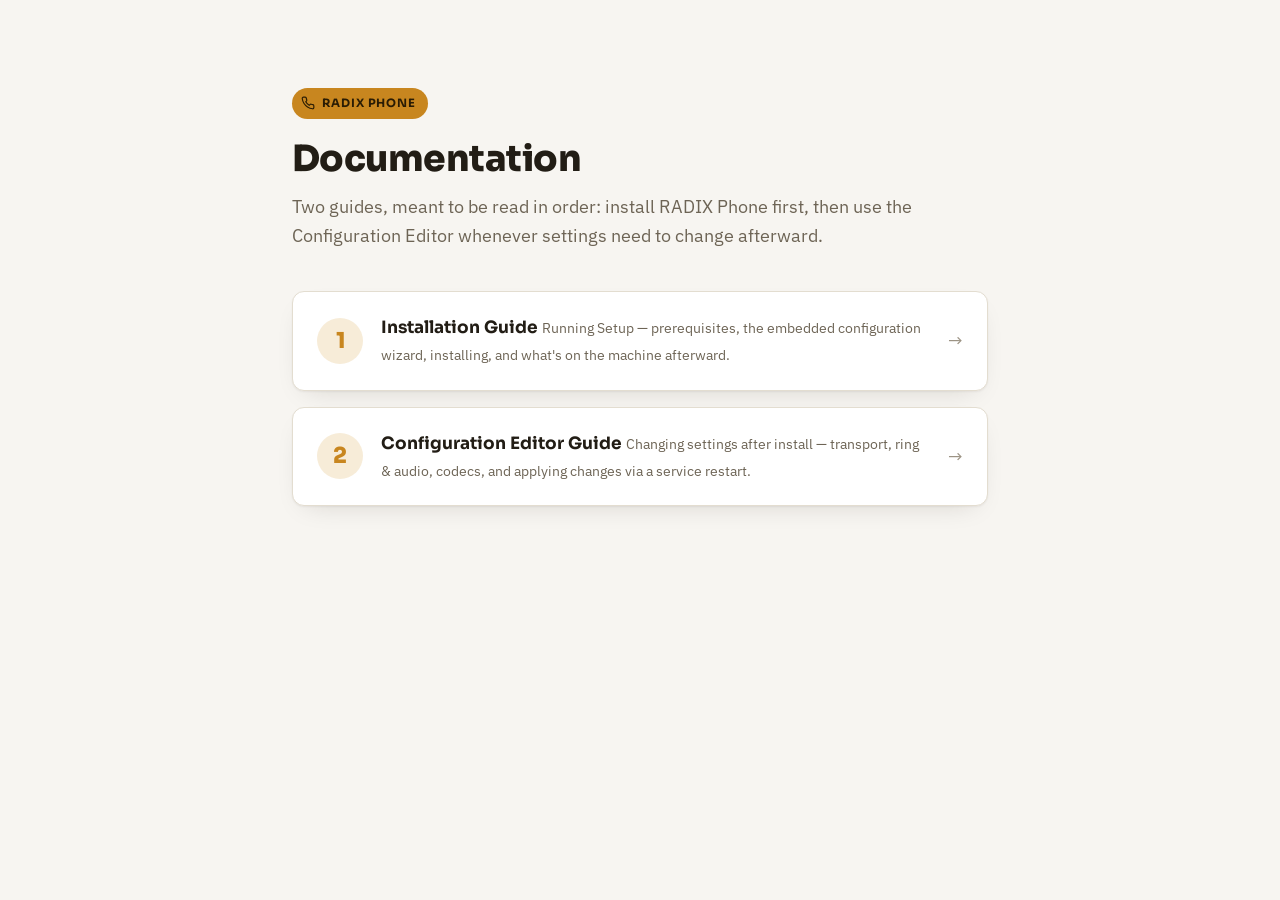
<file: index.html>
<!DOCTYPE html>
<html lang="en">
<head>
<meta charset="UTF-8">
<meta name="viewport" content="width=device-width, initial-scale=1.0">
<title>RADIX Phone Documentation</title>
<link rel="icon" type="image/x-icon" href="favicon.ico">
<link rel="stylesheet" href="https://fonts.googleapis.com/css2?family=Sora:wght@600;700;800&family=IBM+Plex+Sans:wght@400;500;600;700&family=IBM+Plex+Mono:wght@400;500;600&display=swap">
<link rel="stylesheet" href="css/style.css">
</head>
<body>

<div class="hub-shell">
  <span class="kicker">
    <svg viewBox="0 0 24 24" fill="none" stroke="currentColor" stroke-width="2"><path d="M22 16.92v3a2 2 0 0 1-2.18 2 19.79 19.79 0 0 1-8.63-3.07 19.5 19.5 0 0 1-6-6 19.79 19.79 0 0 1-3.07-8.67A2 2 0 0 1 4.11 2h3a2 2 0 0 1 2 1.72c.127.96.361 1.903.7 2.81a2 2 0 0 1-.45 2.11L8.09 9.91a16 16 0 0 0 6 6l1.27-1.27a2 2 0 0 1 2.11-.45c.907.339 1.85.573 2.81.7A2 2 0 0 1 22 16.92z"/></svg>
    RADIX Phone
  </span>
  <h1>Documentation</h1>
  <p class="lede">Two guides, meant to be read in order: install RADIX Phone first, then use the Configuration Editor whenever settings need to change afterward.</p>

  <div class="hub-cards">
    <a class="hub-card" href="installation-guide.html">
      <span class="num">1</span>
      <span class="body">
        <span class="title">Installation Guide</span>
        <span class="desc">Running Setup — prerequisites, the embedded configuration wizard, installing, and what's on the machine afterward.</span>
      </span>
      <span class="arrow">→</span>
    </a>
    <a class="hub-card" href="configuration-guide.html">
      <span class="num">2</span>
      <span class="body">
        <span class="title">Configuration Editor Guide</span>
        <span class="desc">Changing settings after install — transport, ring &amp; audio, codecs, and applying changes via a service restart.</span>
      </span>
      <span class="arrow">→</span>
    </a>
  </div>
</div>

</body>
</html>
</file>
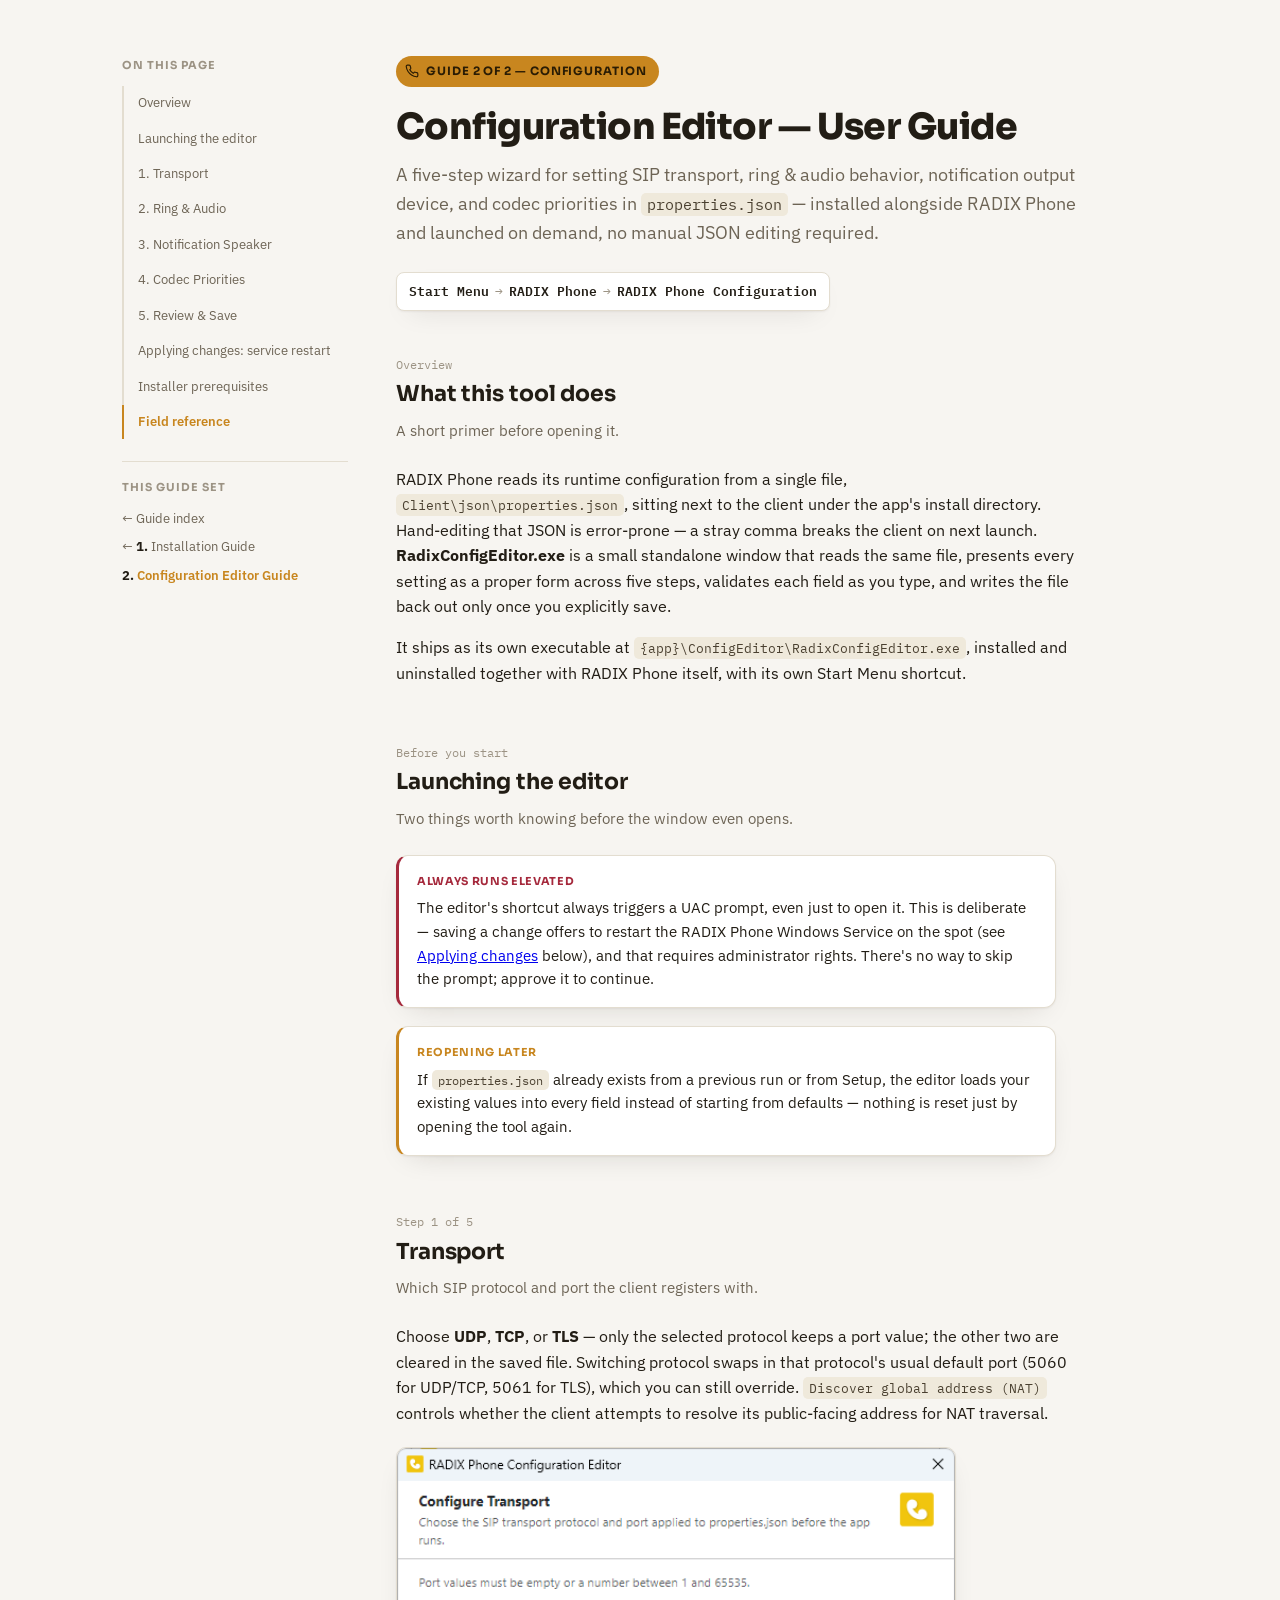
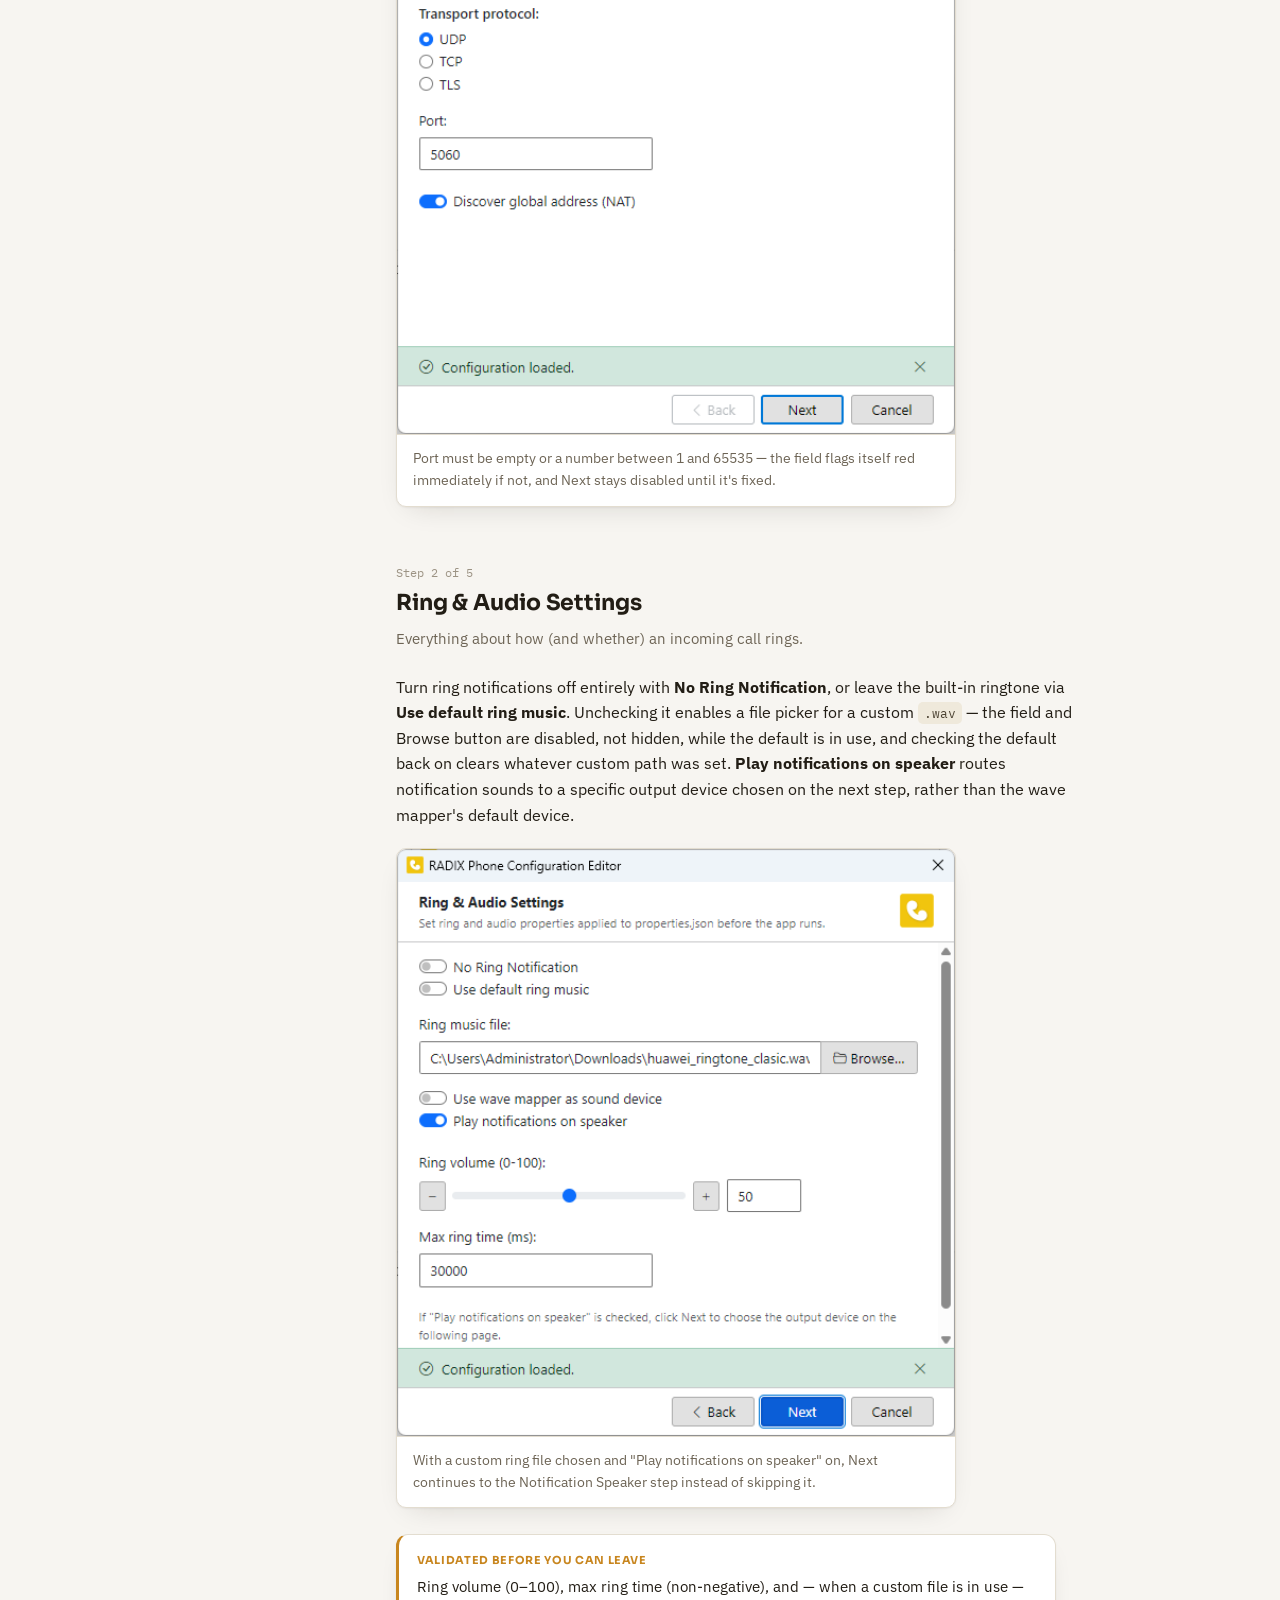
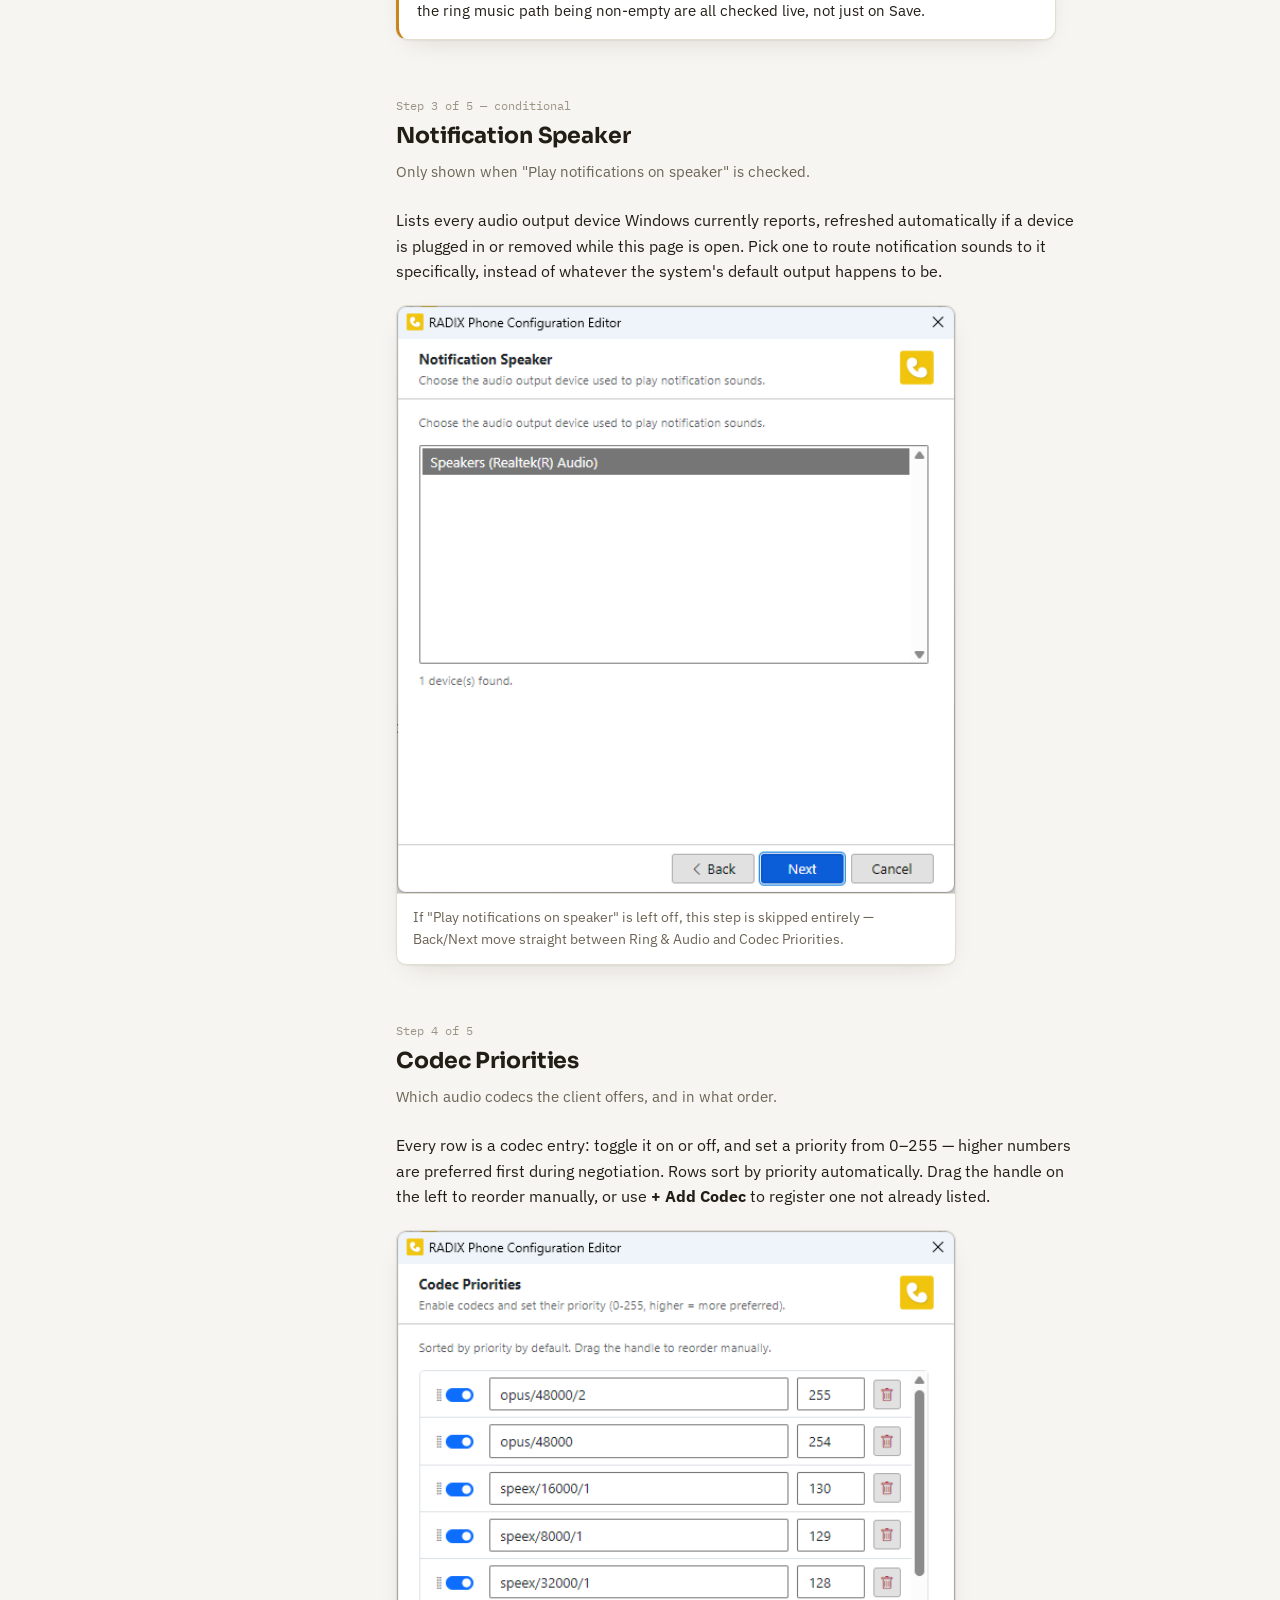
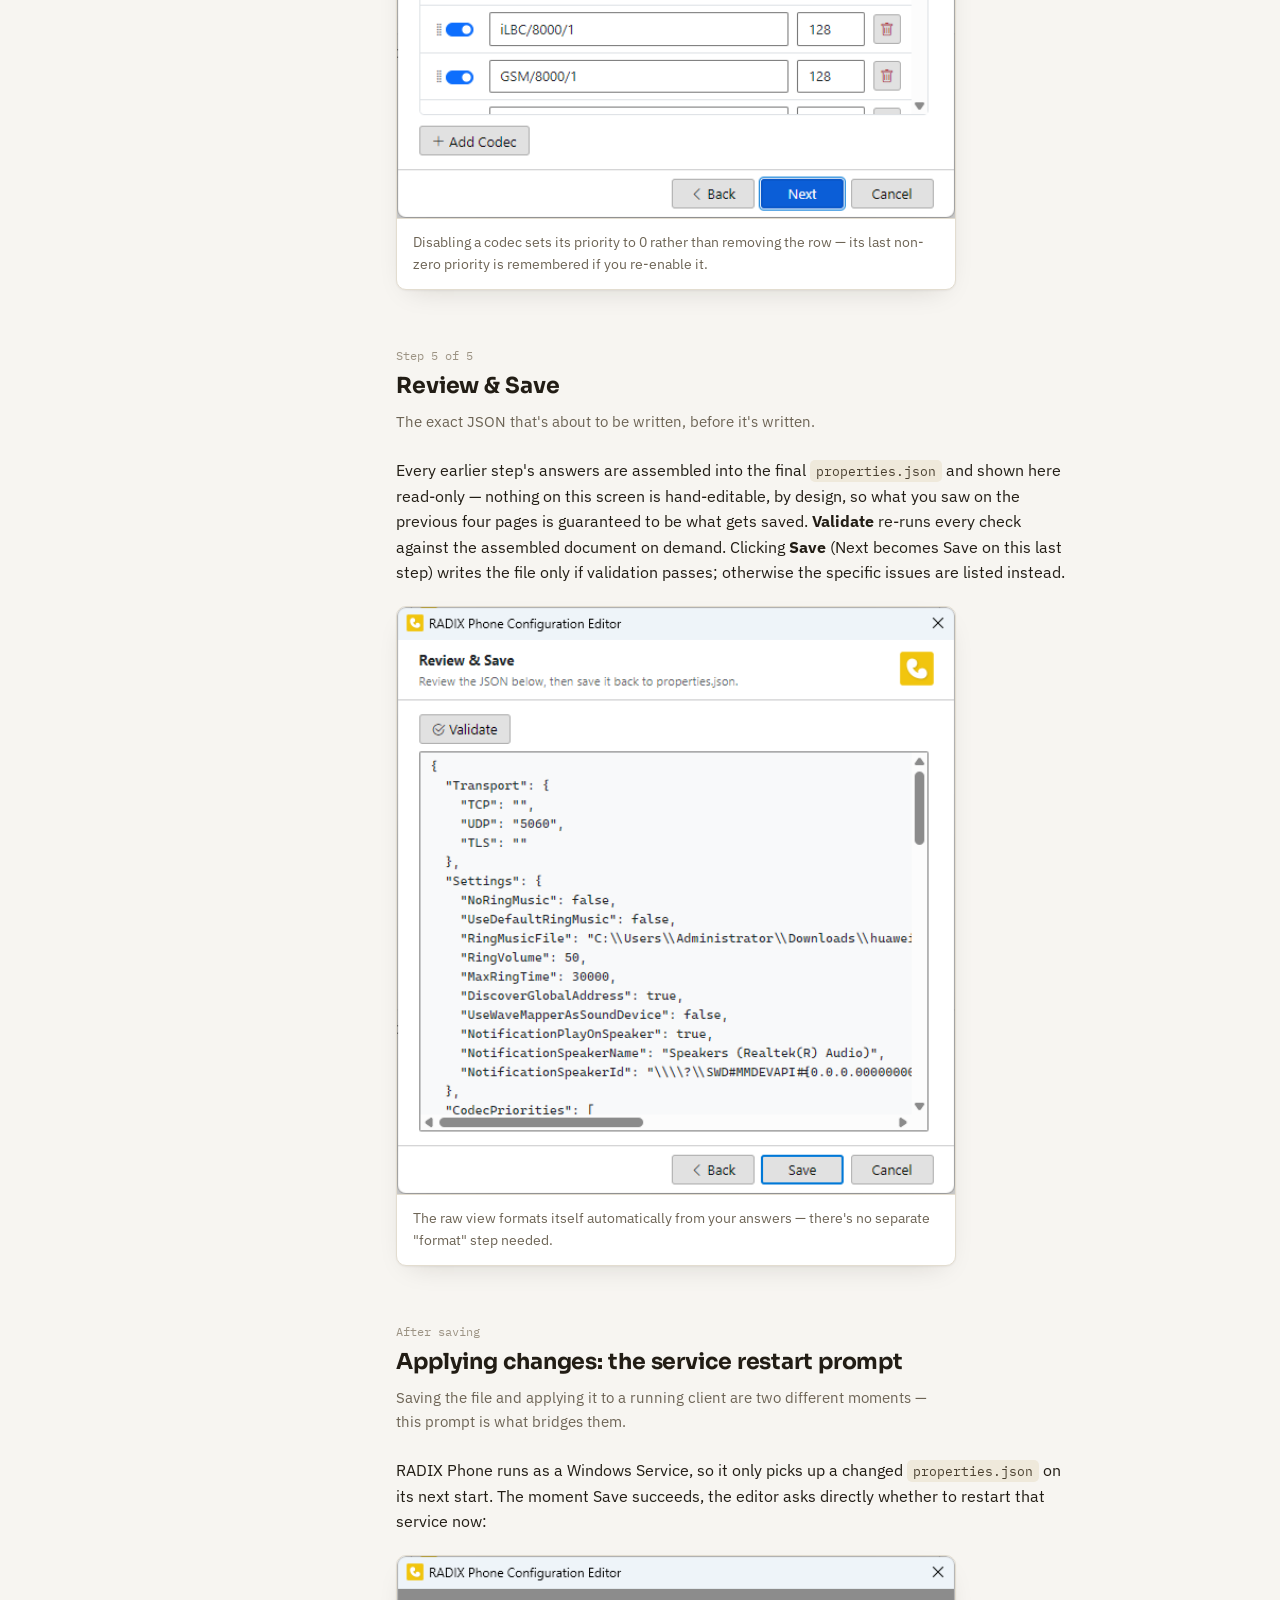
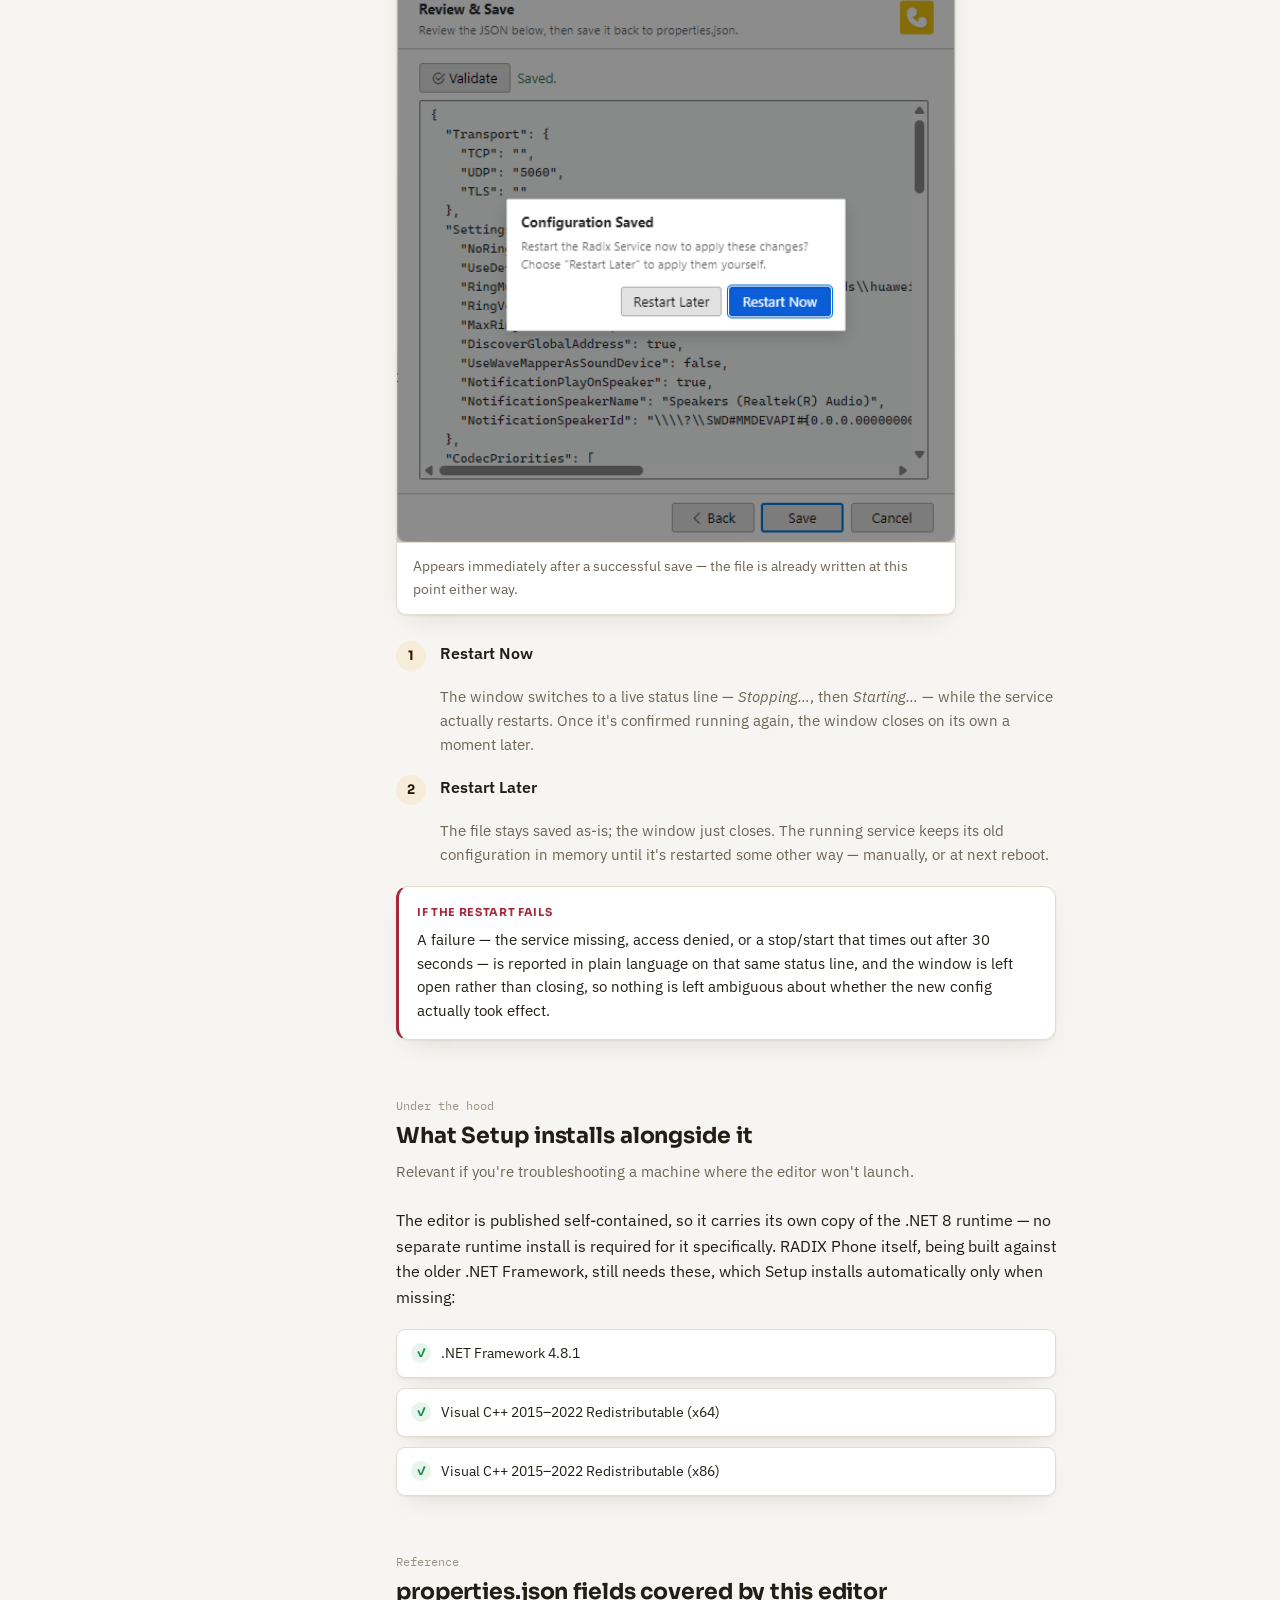
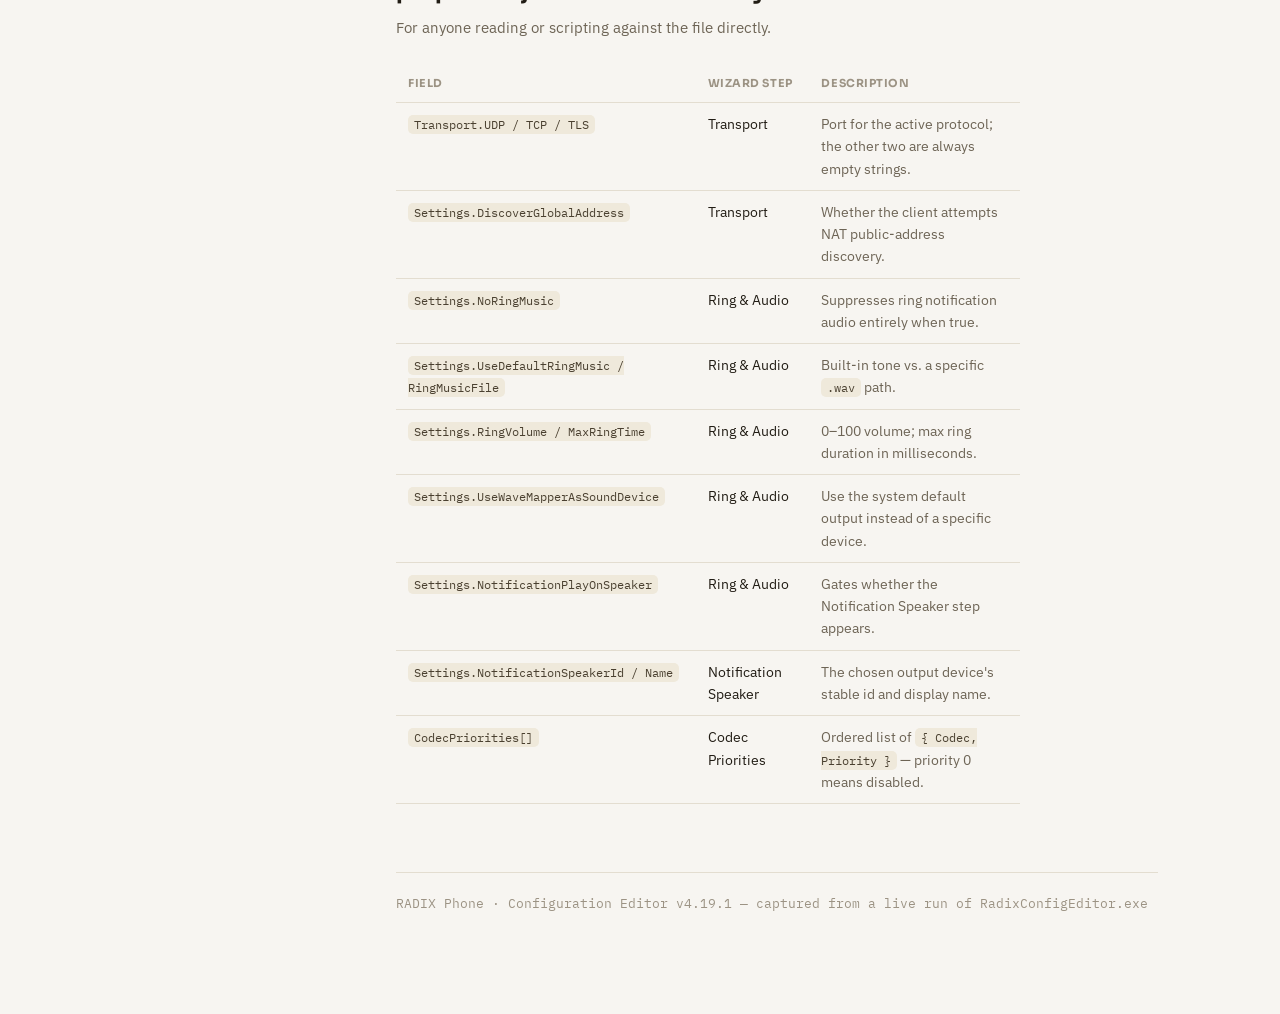
<file: configuration-guide.html>
<!DOCTYPE html>
<html lang="en">
<head>
<meta charset="UTF-8">
<meta name="viewport" content="width=device-width, initial-scale=1.0">
<title>RADIX Phone Config Editor</title>
<link rel="icon" type="image/x-icon" href="favicon.ico">
<link rel="stylesheet" href="https://fonts.googleapis.com/css2?family=Sora:wght@600;700;800&family=IBM+Plex+Sans:wght@400;500;600;700&family=IBM+Plex+Mono:wght@400;500;600&display=swap">
<link rel="stylesheet" href="css/style.css">
<script src="js/toc.js" defer></script>
</head>
<body>


<div class="shell">
  <nav class="toc">
    <p class="eyebrow">On this page</p>
    <ol>
      <li><a href="#overview">Overview</a></li>
      <li><a href="#launch">Launching the editor</a></li>
      <li><a href="#transport">1. Transport</a></li>
      <li><a href="#ring">2. Ring &amp; Audio</a></li>
      <li><a href="#speaker">3. Notification Speaker</a></li>
      <li><a href="#codec">4. Codec Priorities</a></li>
      <li><a href="#review">5. Review &amp; Save</a></li>
      <li><a href="#restart">Applying changes: service restart</a></li>
      <li><a href="#prereq">Installer prerequisites</a></li>
      <li><a href="#reference">Field reference</a></li>
    </ol>
    <div class="set-nav">
      <p class="eyebrow">This guide set</p>
      <a href="index.html">&larr; Guide index</a>
      <a href="installation-guide.html">← <b>1.</b> Installation Guide</a>
      <a href="#" class="current"><b>2.</b> Configuration Editor Guide</a>
    </div>
  </nav>

  <main>
    <header class="doc-head">
      <span class="kicker">
        <svg viewBox="0 0 24 24" fill="none" stroke="currentColor" stroke-width="2"><path d="M22 16.92v3a2 2 0 0 1-2.18 2 19.79 19.79 0 0 1-8.63-3.07 19.5 19.5 0 0 1-6-6 19.79 19.79 0 0 1-3.07-8.67A2 2 0 0 1 4.11 2h3a2 2 0 0 1 2 1.72c.127.96.361 1.903.7 2.81a2 2 0 0 1-.45 2.11L8.09 9.91a16 16 0 0 0 6 6l1.27-1.27a2 2 0 0 1 2.11-.45c.907.339 1.85.573 2.81.7A2 2 0 0 1 22 16.92z"/></svg>
        Guide 2 of 2 — Configuration
      </span>
      <h1>Configuration Editor — User Guide</h1>
      <p class="lede">A five-step wizard for setting SIP transport, ring &amp; audio behavior, notification output device, and codec priorities in <code class="field">properties.json</code> — installed alongside RADIX Phone and launched on demand, no manual JSON editing required.</p>
      <div class="meta-row">
        <span class="path"><b>Start Menu</b><span class="sep">→</span><b>RADIX Phone</b><span class="sep">→</span><b>RADIX Phone Configuration</b></span>
      </div>
    </header>

    <section id="overview">
      <p class="section-num">Overview</p>
      <h2>What this tool does</h2>
      <p class="section-sub">A short primer before opening it.</p>
      <p>RADIX Phone reads its runtime configuration from a single file, <code class="field">Client\json\properties.json</code>, sitting next to the client under the app's install directory. Hand-editing that JSON is error-prone — a stray comma breaks the client on next launch. <b>RadixConfigEditor.exe</b> is a small standalone window that reads the same file, presents every setting as a proper form across five steps, validates each field as you type, and writes the file back out only once you explicitly save.</p>
      <p class="tight">It ships as its own executable at <code class="field">{app}\ConfigEditor\RadixConfigEditor.exe</code>, installed and uninstalled together with RADIX Phone itself, with its own Start Menu shortcut.</p>
    </section>

    <section id="launch">
      <p class="section-num">Before you start</p>
      <h2>Launching the editor</h2>
      <p class="section-sub">Two things worth knowing before the window even opens.</p>
      <div class="callout warn">
        <span class="label">Always runs elevated</span>
        <p>The editor's shortcut always triggers a UAC prompt, even just to open it. This is deliberate — saving a change offers to restart the RADIX Phone Windows Service on the spot (see <a href="#restart">Applying changes</a> below), and that requires administrator rights. There's no way to skip the prompt; approve it to continue.</p>
      </div>
      <div class="callout note">
        <span class="label">Reopening later</span>
        <p>If <code class="field">properties.json</code> already exists from a previous run or from Setup, the editor loads your existing values into every field instead of starting from defaults — nothing is reset just by opening the tool again.</p>
      </div>
    </section>

    <section id="transport">
      <p class="section-num">Step 1 of 5</p>
      <h2>Transport</h2>
      <p class="section-sub">Which SIP protocol and port the client registers with.</p>
      <p>Choose <b>UDP</b>, <b>TCP</b>, or <b>TLS</b> — only the selected protocol keeps a port value; the other two are cleared in the saved file. Switching protocol swaps in that protocol's usual default port (5060 for UDP/TCP, 5061 for TLS), which you can still override. <code class="field">Discover global address (NAT)</code> controls whether the client attempts to resolve its public-facing address for NAT traversal.</p>
      <figure class="shot">
        <img src="[data-uri]" alt="Configure Transport step, showing UDP selected with port 5060 and Discover global address enabled">
        <figcaption>Port must be empty or a number between 1 and 65535 — the field flags itself red immediately if not, and Next stays disabled until it's fixed.</figcaption>
      </figure>
    </section>

    <section id="ring">
      <p class="section-num">Step 2 of 5</p>
      <h2>Ring &amp; Audio Settings</h2>
      <p class="section-sub">Everything about how (and whether) an incoming call rings.</p>
      <p>Turn ring notifications off entirely with <b>No Ring Notification</b>, or leave the built-in ringtone via <b>Use default ring music</b>. Unchecking it enables a file picker for a custom <code class="field">.wav</code> — the field and Browse button are disabled, not hidden, while the default is in use, and checking the default back on clears whatever custom path was set. <b>Play notifications on speaker</b> routes notification sounds to a specific output device chosen on the next step, rather than the wave mapper's default device.</p>
      <figure class="shot">
        <img src="[data-uri]" alt="Ring and Audio Settings step, with a custom ring music file selected and Play notifications on speaker enabled">
        <figcaption>With a custom ring file chosen and "Play notifications on speaker" on, Next continues to the Notification Speaker step instead of skipping it.</figcaption>
      </figure>
      <div class="callout note">
        <span class="label">Validated before you can leave</span>
        <p>Ring volume (0–100), max ring time (non-negative), and — when a custom file is in use — the ring music path being non-empty are all checked live, not just on Save.</p>
      </div>
    </section>

    <section id="speaker">
      <p class="section-num">Step 3 of 5 — conditional</p>
      <h2>Notification Speaker</h2>
      <p class="section-sub">Only shown when "Play notifications on speaker" is checked.</p>
      <p>Lists every audio output device Windows currently reports, refreshed automatically if a device is plugged in or removed while this page is open. Pick one to route notification sounds to it specifically, instead of whatever the system's default output happens to be.</p>
      <figure class="shot">
        <img src="[data-uri]" alt="Notification Speaker step, listing one detected output device: Speakers (Realtek(R) Audio)">
        <figcaption>If "Play notifications on speaker" is left off, this step is skipped entirely — Back/Next move straight between Ring &amp; Audio and Codec Priorities.</figcaption>
      </figure>
    </section>

    <section id="codec">
      <p class="section-num">Step 4 of 5</p>
      <h2>Codec Priorities</h2>
      <p class="section-sub">Which audio codecs the client offers, and in what order.</p>
      <p>Every row is a codec entry: toggle it on or off, and set a priority from 0–255 — higher numbers are preferred first during negotiation. Rows sort by priority automatically. Drag the handle on the left to reorder manually, or use <b>+ Add Codec</b> to register one not already listed.</p>
      <figure class="shot">
        <img src="[data-uri]" alt="Codec Priorities step, listing opus, speex, iLBC and GSM codecs with priority values and enable toggles">
        <figcaption>Disabling a codec sets its priority to 0 rather than removing the row — its last non-zero priority is remembered if you re-enable it.</figcaption>
      </figure>
    </section>

    <section id="review">
      <p class="section-num">Step 5 of 5</p>
      <h2>Review &amp; Save</h2>
      <p class="section-sub">The exact JSON that's about to be written, before it's written.</p>
      <p>Every earlier step's answers are assembled into the final <code class="field">properties.json</code> and shown here read-only — nothing on this screen is hand-editable, by design, so what you saw on the previous four pages is guaranteed to be what gets saved. <b>Validate</b> re-runs every check against the assembled document on demand. Clicking <b>Save</b> (Next becomes Save on this last step) writes the file only if validation passes; otherwise the specific issues are listed instead.</p>
      <figure class="shot">
        <img src="[data-uri]" alt="Review and Save step, showing the assembled properties.json in a read-only text area">
        <figcaption>The raw view formats itself automatically from your answers — there's no separate "format" step needed.</figcaption>
      </figure>
    </section>

    <section id="restart">
      <p class="section-num">After saving</p>
      <h2>Applying changes: the service restart prompt</h2>
      <p class="section-sub">Saving the file and applying it to a running client are two different moments — this prompt is what bridges them.</p>
      <p>RADIX Phone runs as a Windows Service, so it only picks up a changed <code class="field">properties.json</code> on its next start. The moment Save succeeds, the editor asks directly whether to restart that service now:</p>
      <figure class="shot">
        <img src="[data-uri]" alt="Configuration Saved dialog asking whether to restart the RADIX Phone service now, with Restart Later and Restart Now buttons">
        <figcaption>Appears immediately after a successful save — the file is already written at this point either way.</figcaption>
      </figure>
      <ol class="steps">
        <li>
          <div class="step-title">Restart Now</div>
          <div class="step-body">The window switches to a live status line — <i>Stopping…</i>, then <i>Starting…</i> — while the service actually restarts. Once it's confirmed running again, the window closes on its own a moment later.</div>
        </li>
        <li>
          <div class="step-title">Restart Later</div>
          <div class="step-body">The file stays saved as-is; the window just closes. The running service keeps its old configuration in memory until it's restarted some other way — manually, or at next reboot.</div>
        </li>
      </ol>
      <div class="callout warn">
        <span class="label">If the restart fails</span>
        <p>A failure — the service missing, access denied, or a stop/start that times out after 30 seconds — is reported in plain language on that same status line, and the window is left open rather than closing, so nothing is left ambiguous about whether the new config actually took effect.</p>
      </div>
    </section>

    <section id="prereq">
      <p class="section-num">Under the hood</p>
      <h2>What Setup installs alongside it</h2>
      <p class="section-sub">Relevant if you're troubleshooting a machine where the editor won't launch.</p>
      <p>The editor is published self-contained, so it carries its own copy of the .NET 8 runtime — no separate runtime install is required for it specifically. RADIX Phone itself, being built against the older .NET Framework, still needs these, which Setup installs automatically only when missing:</p>
      <ul class="prereq">
        <li><span class="chk">✓</span> .NET Framework 4.8.1</li>
        <li><span class="chk">✓</span> Visual C++ 2015–2022 Redistributable (x64)</li>
        <li><span class="chk">✓</span> Visual C++ 2015–2022 Redistributable (x86)</li>
      </ul>
    </section>

    <section id="reference">
      <p class="section-num">Reference</p>
      <h2>properties.json fields covered by this editor</h2>
      <p class="section-sub">For anyone reading or scripting against the file directly.</p>
      <div class="table-wrap">
        <table class="fields">
          <thead><tr><th>Field</th><th>Wizard step</th><th>Description</th></tr></thead>
          <tbody>
            <tr><td><code class="field">Transport.UDP / TCP / TLS</code></td><td>Transport</td><td class="desc">Port for the active protocol; the other two are always empty strings.</td></tr>
            <tr><td><code class="field">Settings.DiscoverGlobalAddress</code></td><td>Transport</td><td class="desc">Whether the client attempts NAT public-address discovery.</td></tr>
            <tr><td><code class="field">Settings.NoRingMusic</code></td><td>Ring &amp; Audio</td><td class="desc">Suppresses ring notification audio entirely when true.</td></tr>
            <tr><td><code class="field">Settings.UseDefaultRingMusic / RingMusicFile</code></td><td>Ring &amp; Audio</td><td class="desc">Built-in tone vs. a specific <code class="field">.wav</code> path.</td></tr>
            <tr><td><code class="field">Settings.RingVolume / MaxRingTime</code></td><td>Ring &amp; Audio</td><td class="desc">0–100 volume; max ring duration in milliseconds.</td></tr>
            <tr><td><code class="field">Settings.UseWaveMapperAsSoundDevice</code></td><td>Ring &amp; Audio</td><td class="desc">Use the system default output instead of a specific device.</td></tr>
            <tr><td><code class="field">Settings.NotificationPlayOnSpeaker</code></td><td>Ring &amp; Audio</td><td class="desc">Gates whether the Notification Speaker step appears.</td></tr>
            <tr><td><code class="field">Settings.NotificationSpeakerId / Name</code></td><td>Notification Speaker</td><td class="desc">The chosen output device's stable id and display name.</td></tr>
            <tr><td><code class="field">CodecPriorities[]</code></td><td>Codec Priorities</td><td class="desc">Ordered list of <code class="field">{ Codec, Priority }</code> — priority 0 means disabled.</td></tr>
          </tbody>
        </table>
      </div>
    </section>

    <footer class="doc-foot">
      RADIX Phone · Configuration Editor v4.19.1 — captured from a live run of RadixConfigEditor.exe
    </footer>
  </main>
</div>

</body>
</html>
</file>
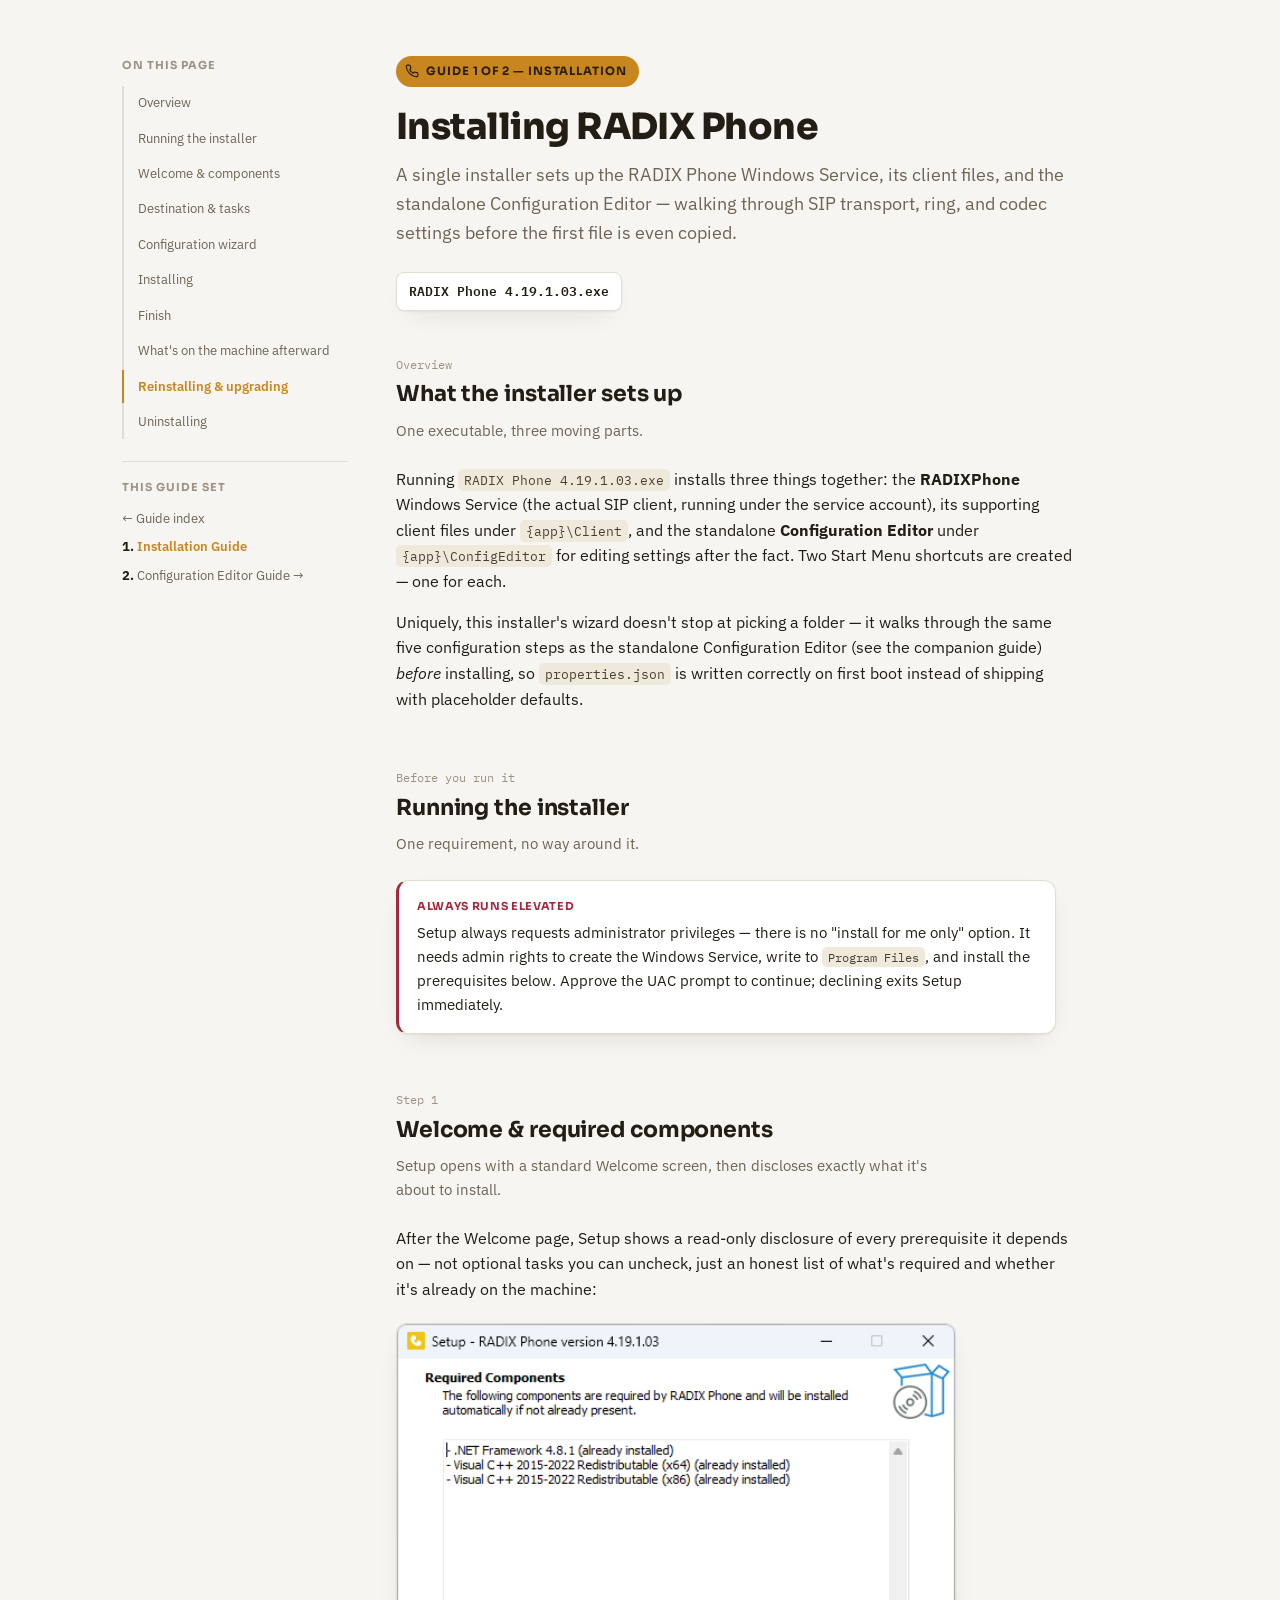
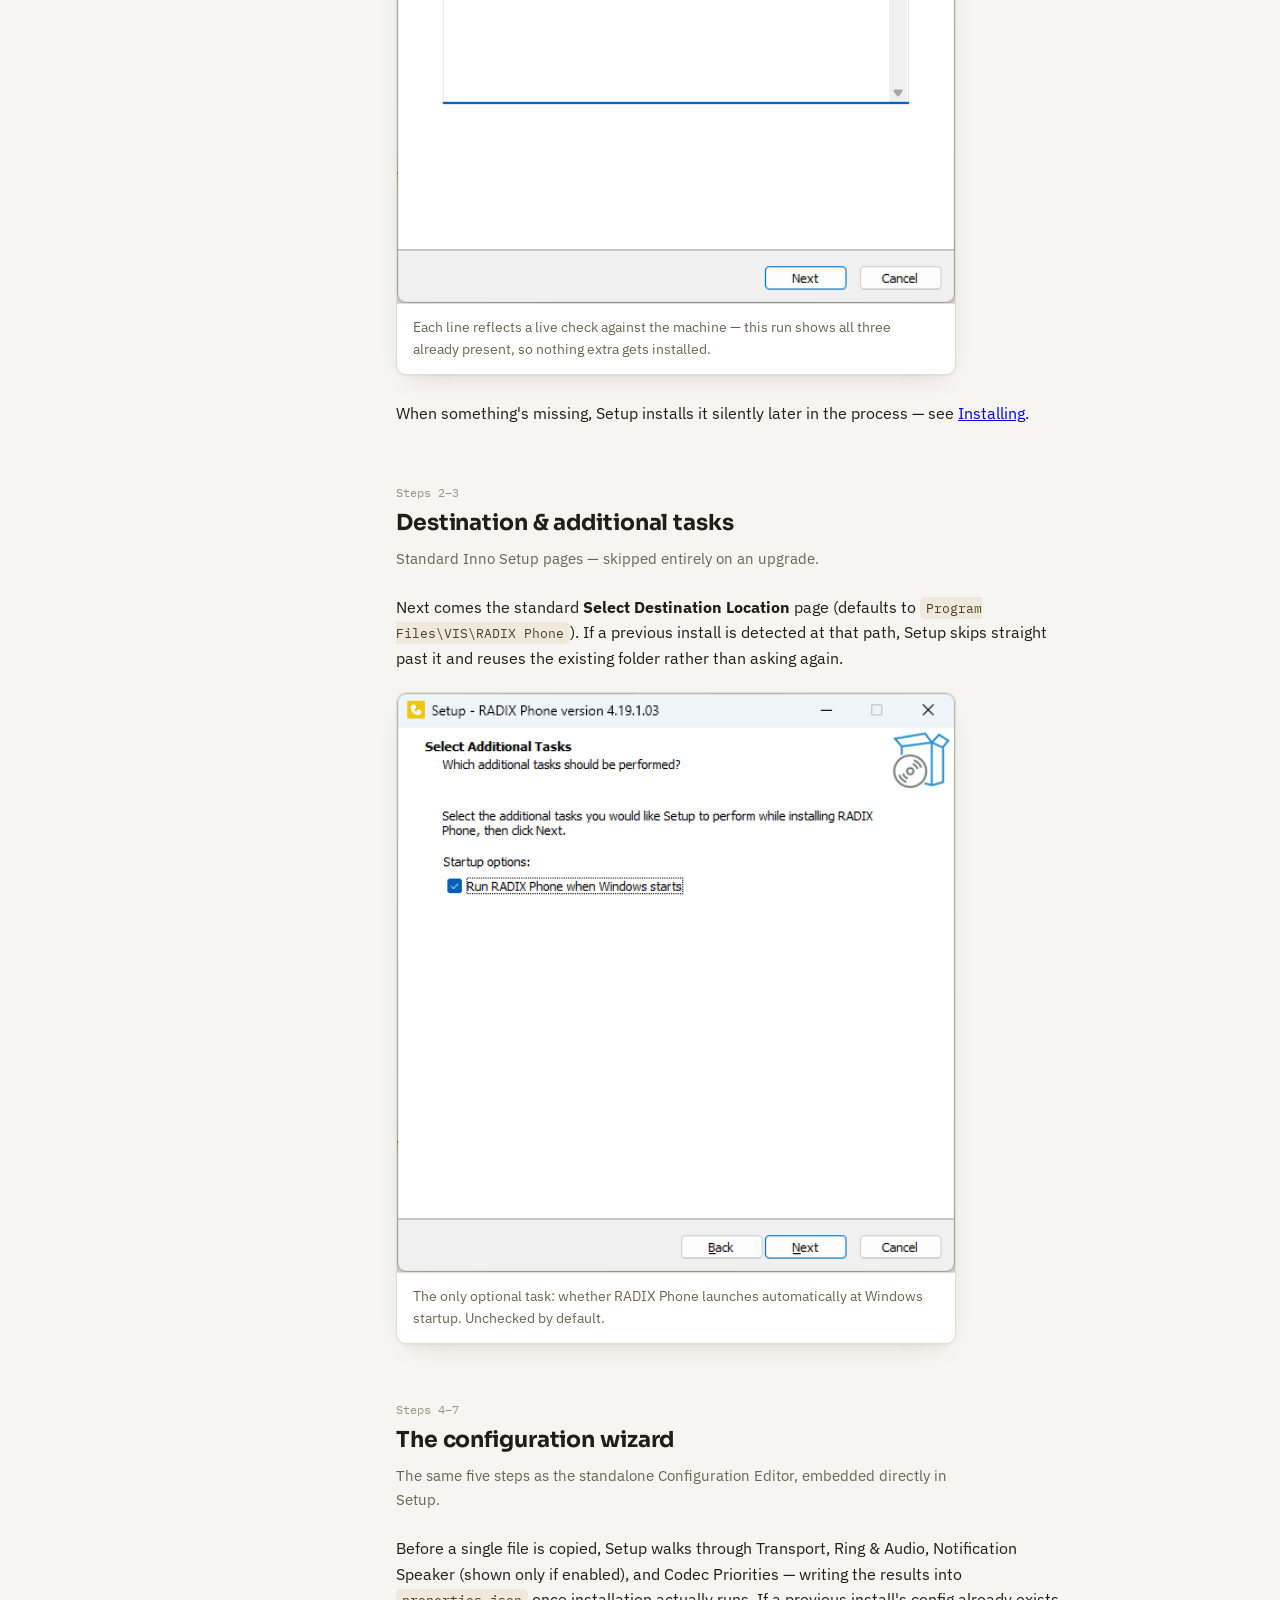
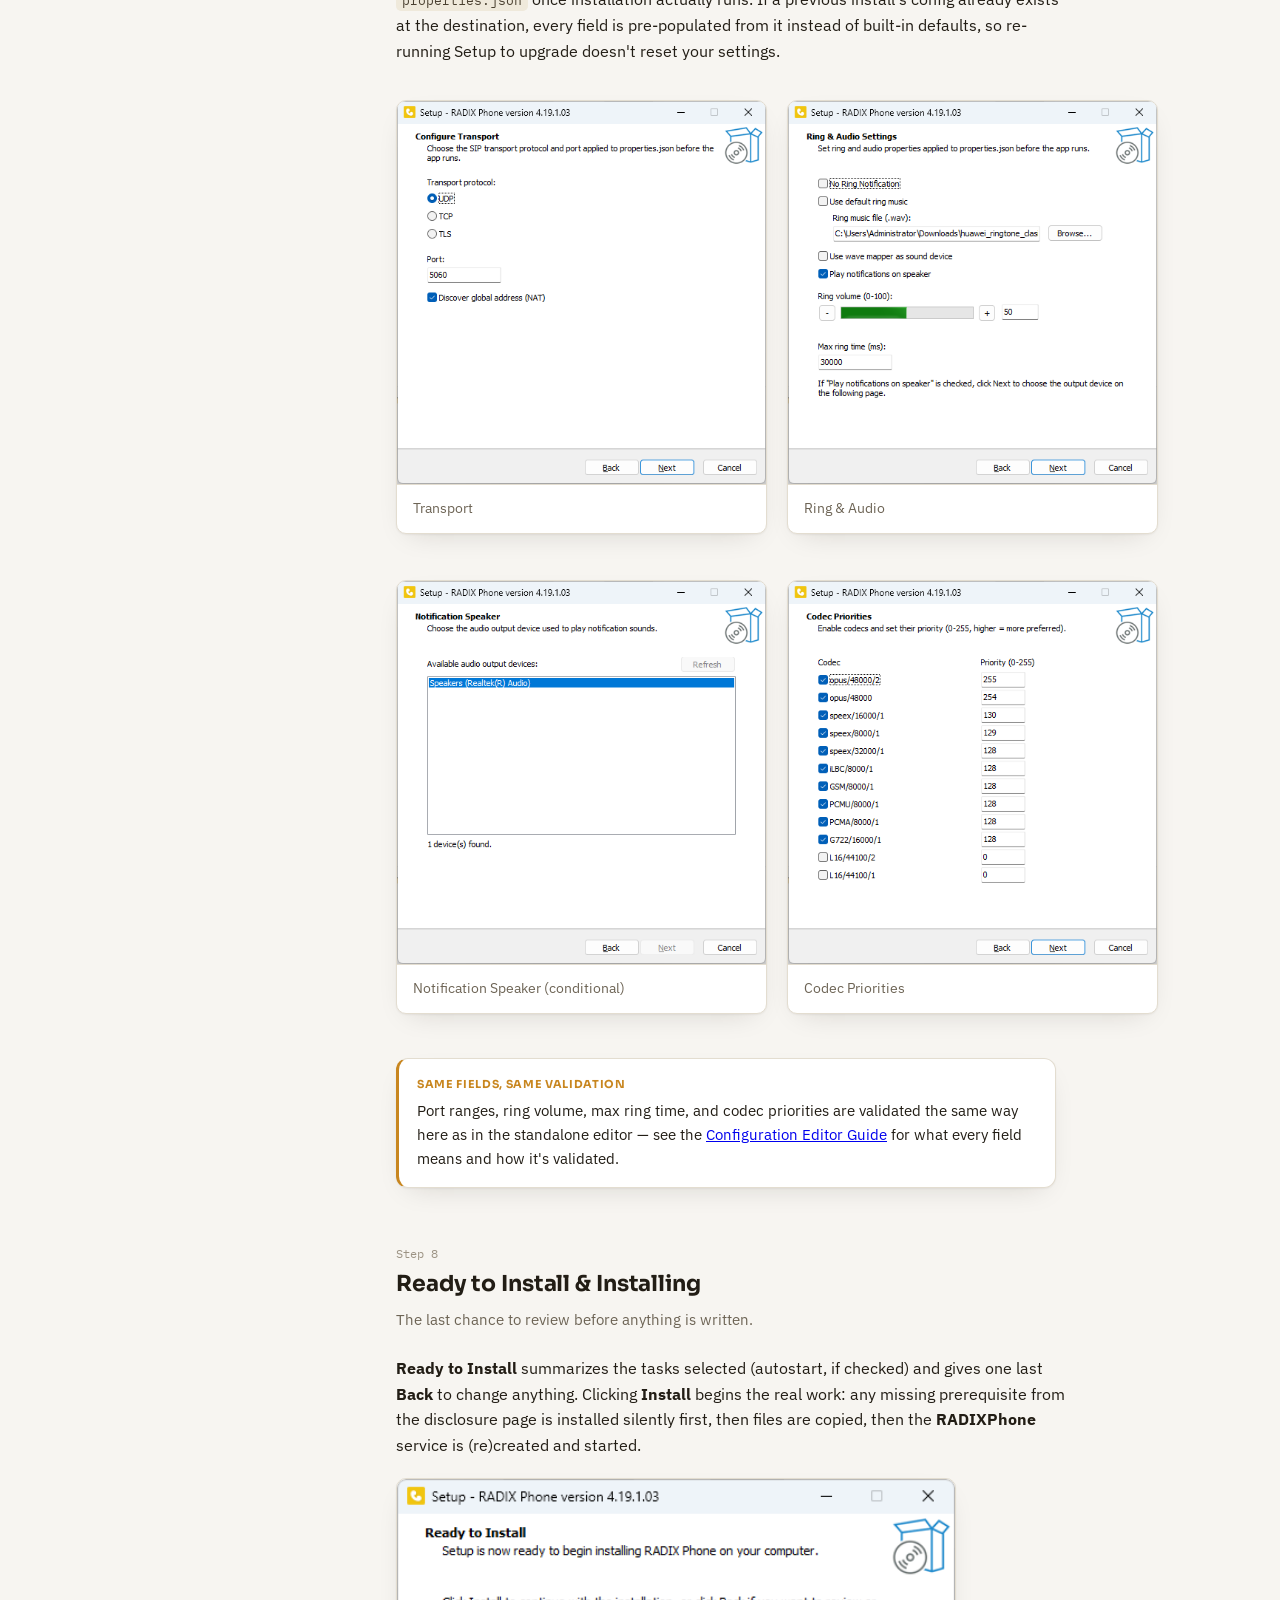
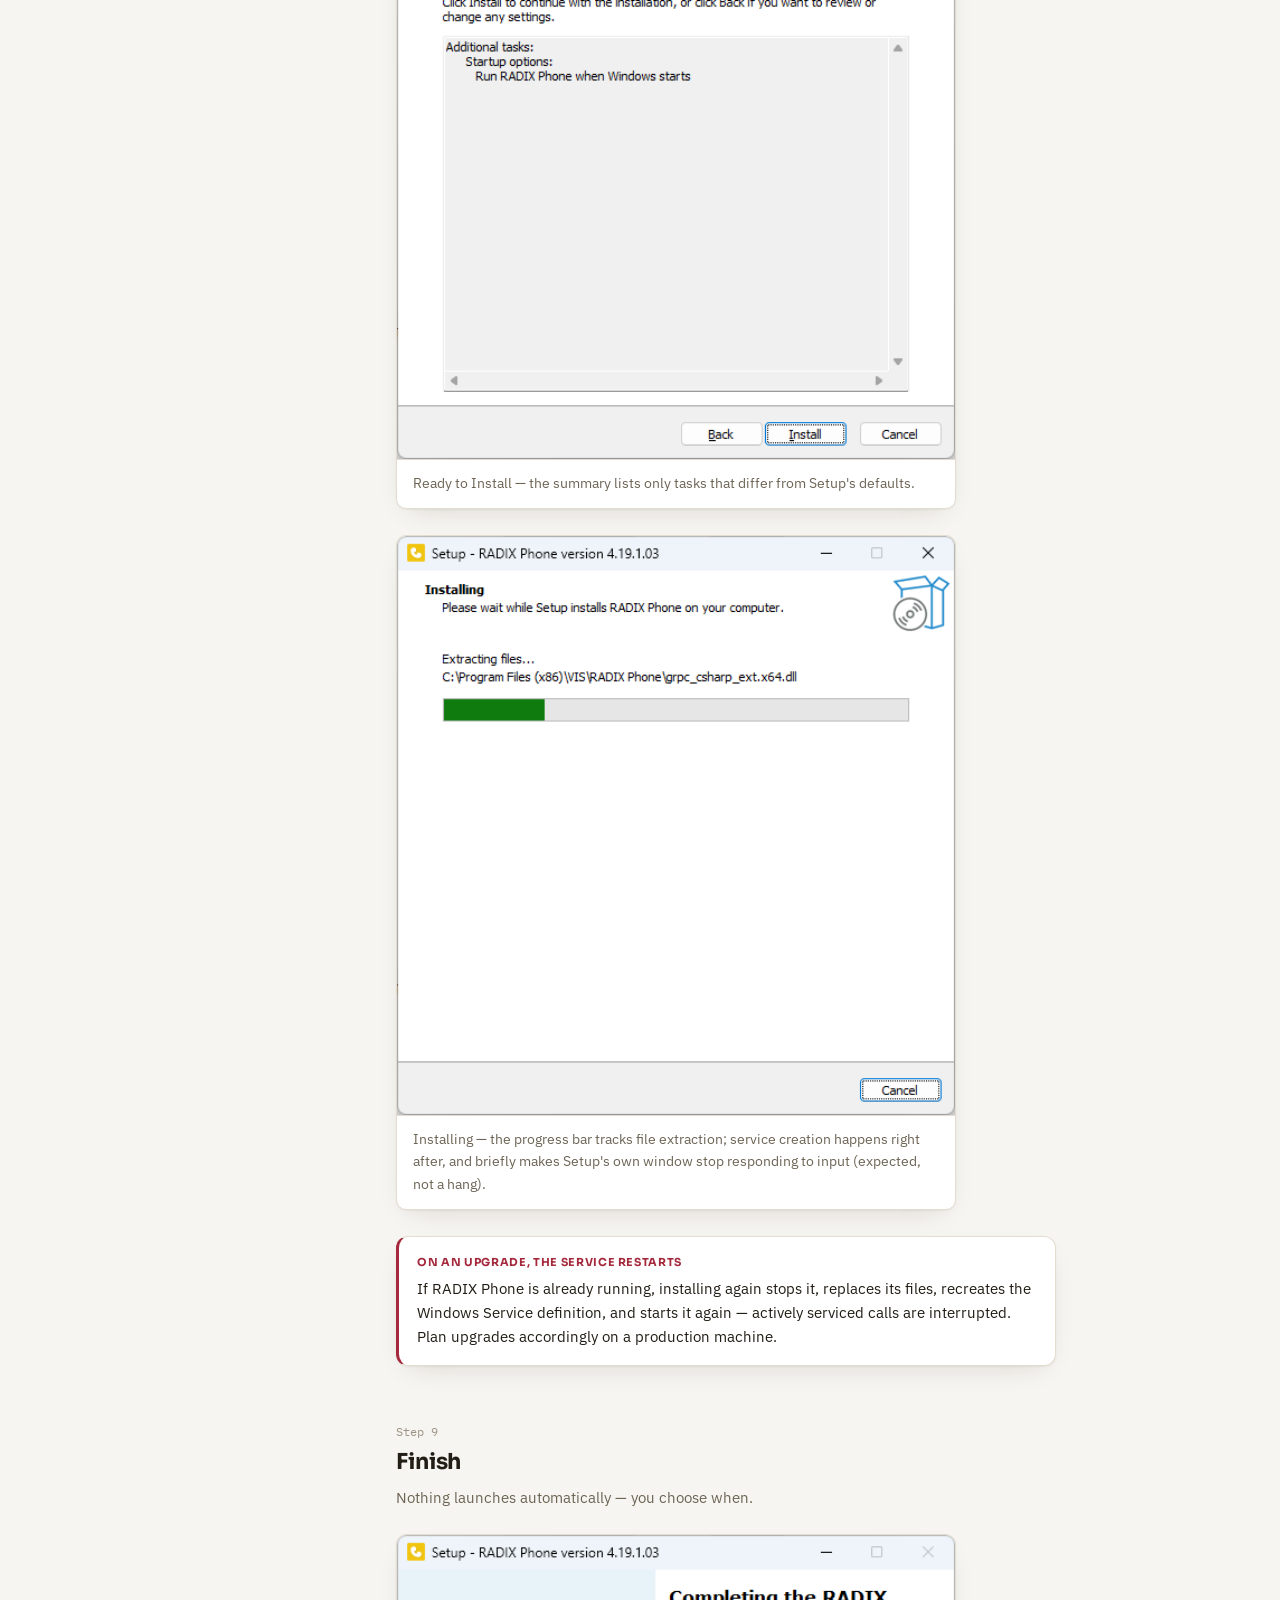
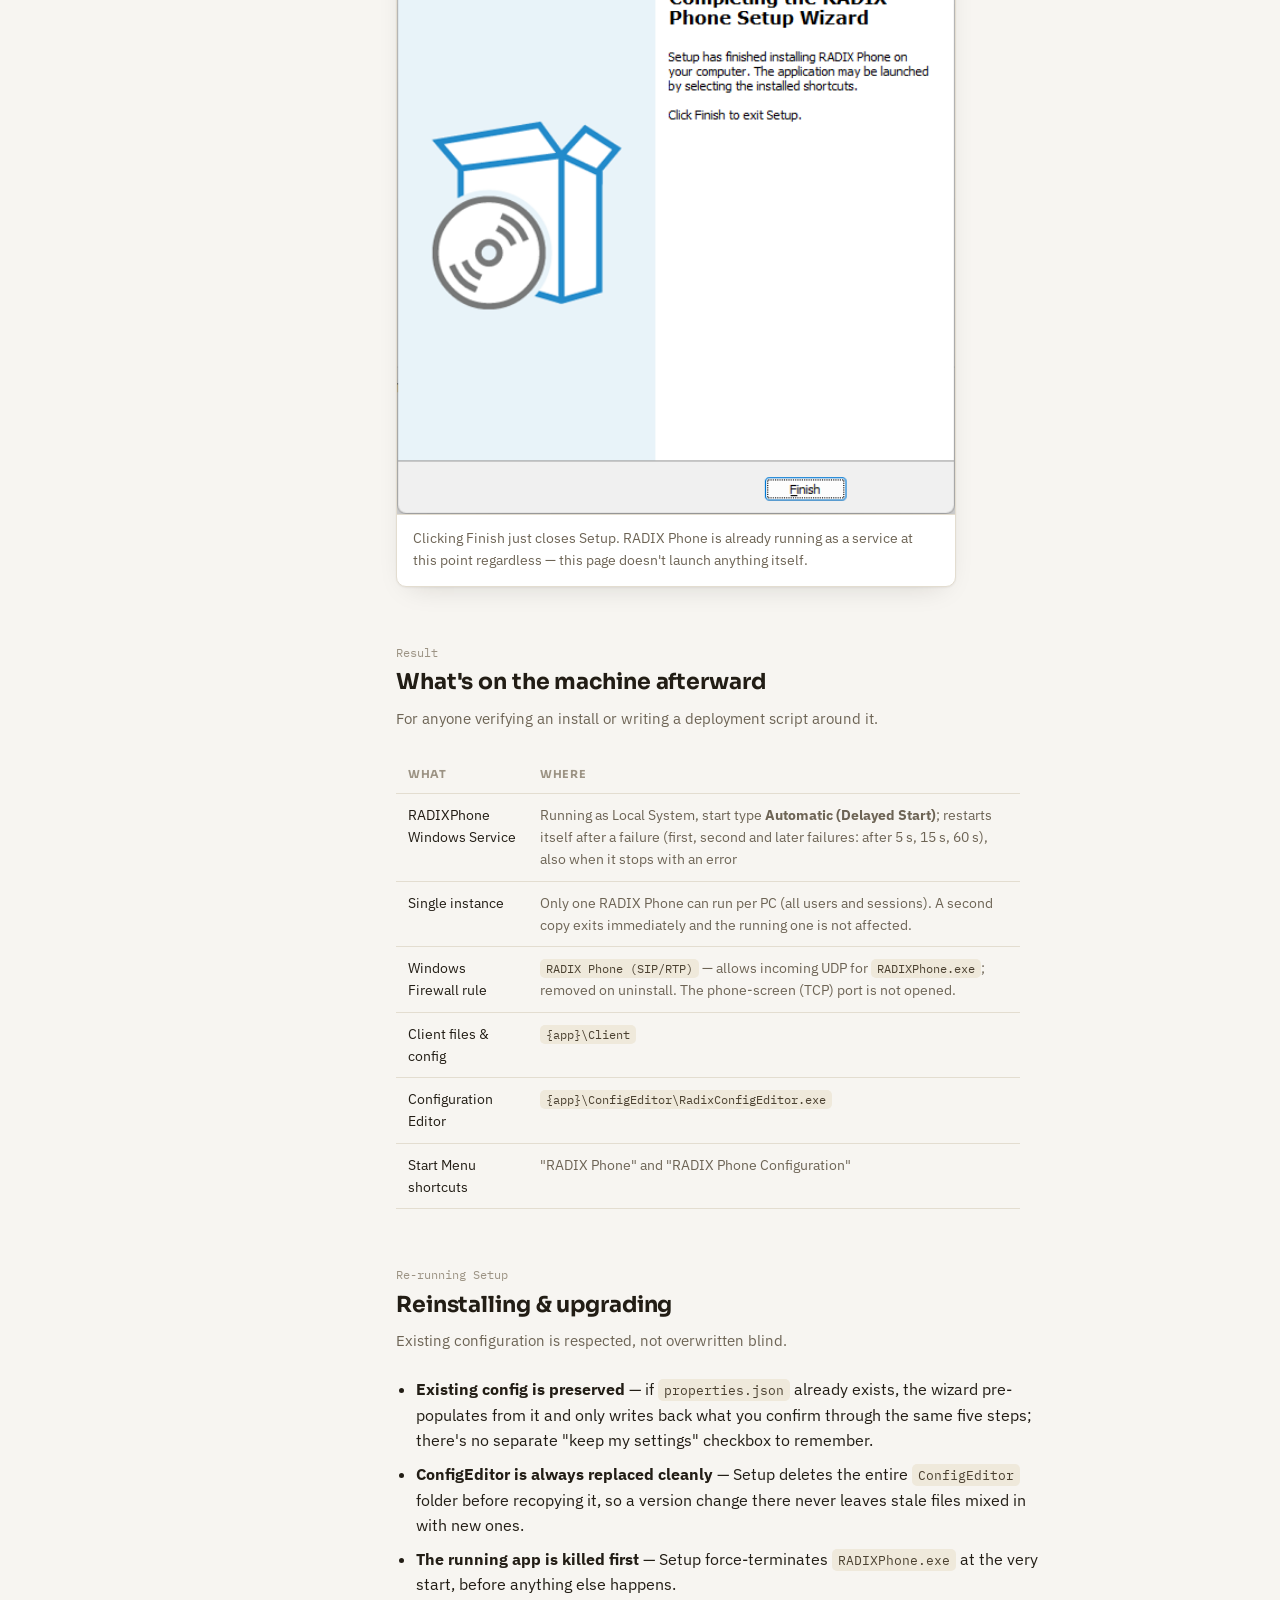
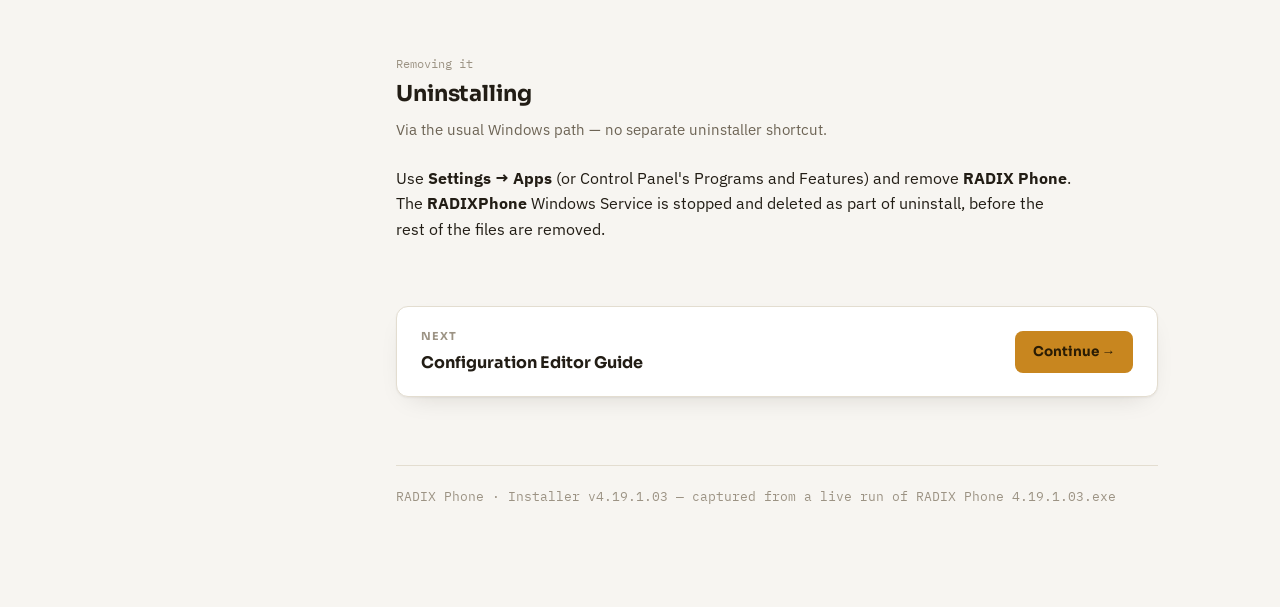
<file: installation-guide.html>
<!DOCTYPE html>
<html lang="en">
<head>
<meta charset="UTF-8">
<meta name="viewport" content="width=device-width, initial-scale=1.0">
<title>RADIX Phone Installation Guide</title>
<link rel="icon" type="image/x-icon" href="favicon.ico">
<link rel="stylesheet" href="https://fonts.googleapis.com/css2?family=Sora:wght@600;700;800&family=IBM+Plex+Sans:wght@400;500;600;700&family=IBM+Plex+Mono:wght@400;500;600&display=swap">
<link rel="stylesheet" href="css/style.css">
<script src="js/toc.js" defer></script>
</head>
<body>


<div class="shell">
  <nav class="toc">
    <p class="eyebrow">On this page</p>
    <ol>
      <li><a href="#overview">Overview</a></li>
      <li><a href="#launch">Running the installer</a></li>
      <li><a href="#welcome">Welcome &amp; components</a></li>
      <li><a href="#tasks">Destination &amp; tasks</a></li>
      <li><a href="#wizard">Configuration wizard</a></li>
      <li><a href="#install">Installing</a></li>
      <li><a href="#finish">Finish</a></li>
      <li><a href="#after">What's on the machine afterward</a></li>
      <li><a href="#upgrade">Reinstalling &amp; upgrading</a></li>
      <li><a href="#uninstall">Uninstalling</a></li>
    </ol>
    <div class="set-nav">
      <p class="eyebrow">This guide set</p>
      <a href="index.html">&larr; Guide index</a>
      <a href="#" class="current"><b>1.</b> Installation Guide</a>
      <a href="configuration-guide.html"><b>2.</b> Configuration Editor Guide →</a>
    </div>
  </nav>

  <main>
    <header class="doc-head">
      <span class="kicker">
        <svg viewBox="0 0 24 24" fill="none" stroke="currentColor" stroke-width="2"><path d="M22 16.92v3a2 2 0 0 1-2.18 2 19.79 19.79 0 0 1-8.63-3.07 19.5 19.5 0 0 1-6-6 19.79 19.79 0 0 1-3.07-8.67A2 2 0 0 1 4.11 2h3a2 2 0 0 1 2 1.72c.127.96.361 1.903.7 2.81a2 2 0 0 1-.45 2.11L8.09 9.91a16 16 0 0 0 6 6l1.27-1.27a2 2 0 0 1 2.11-.45c.907.339 1.85.573 2.81.7A2 2 0 0 1 22 16.92z"/></svg>
        Guide 1 of 2 — Installation
      </span>
      <h1>Installing RADIX Phone</h1>
      <p class="lede">A single installer sets up the RADIX Phone Windows Service, its client files, and the standalone Configuration Editor — walking through SIP transport, ring, and codec settings before the first file is even copied.</p>
      <div class="meta-row">
        <span class="path"><b>RADIX Phone 4.19.1.03.exe</b></span>
      </div>
    </header>

    <section id="overview">
      <p class="section-num">Overview</p>
      <h2>What the installer sets up</h2>
      <p class="section-sub">One executable, three moving parts.</p>
      <p>Running <code class="field">RADIX Phone 4.19.1.03.exe</code> installs three things together: the <b>RADIXPhone</b> Windows Service (the actual SIP client, running under the service account), its supporting client files under <code class="field">{app}\Client</code>, and the standalone <b>Configuration Editor</b> under <code class="field">{app}\ConfigEditor</code> for editing settings after the fact. Two Start Menu shortcuts are created — one for each.</p>
      <p class="tight">Uniquely, this installer's wizard doesn't stop at picking a folder — it walks through the same five configuration steps as the standalone Configuration Editor (see the companion guide) <i>before</i> installing, so <code class="field">properties.json</code> is written correctly on first boot instead of shipping with placeholder defaults.</p>
    </section>

    <section id="launch">
      <p class="section-num">Before you run it</p>
      <h2>Running the installer</h2>
      <p class="section-sub">One requirement, no way around it.</p>
      <div class="callout warn">
        <span class="label">Always runs elevated</span>
        <p>Setup always requests administrator privileges — there is no "install for me only" option. It needs admin rights to create the Windows Service, write to <code class="field">Program Files</code>, and install the prerequisites below. Approve the UAC prompt to continue; declining exits Setup immediately.</p>
      </div>
    </section>

    <section id="welcome">
      <p class="section-num">Step 1</p>
      <h2>Welcome &amp; required components</h2>
      <p class="section-sub">Setup opens with a standard Welcome screen, then discloses exactly what it's about to install.</p>
      <p>After the Welcome page, Setup shows a read-only disclosure of every prerequisite it depends on — not optional tasks you can uncheck, just an honest list of what's required and whether it's already on the machine:</p>
      <figure class="shot">
        <img src="[data-uri]" alt="Required Components page listing .NET Framework 4.8.1 and both Visual C++ Redistributables, all marked already installed">
        <figcaption>Each line reflects a live check against the machine — this run shows all three already present, so nothing extra gets installed.</figcaption>
      </figure>
      <p class="tight">When something's missing, Setup installs it silently later in the process — see <a href="#install">Installing</a>.</p>
    </section>

    <section id="tasks">
      <p class="section-num">Steps 2–3</p>
      <h2>Destination &amp; additional tasks</h2>
      <p class="section-sub">Standard Inno Setup pages — skipped entirely on an upgrade.</p>
      <p>Next comes the standard <b>Select Destination Location</b> page (defaults to <code class="field">Program Files\VIS\RADIX Phone</code>). If a previous install is detected at that path, Setup skips straight past it and reuses the existing folder rather than asking again.</p>
      <figure class="shot">
        <img src="[data-uri]" alt="Select Additional Tasks page with a checkbox to run RADIX Phone when Windows starts">
        <figcaption>The only optional task: whether RADIX Phone launches automatically at Windows startup. Unchecked by default.</figcaption>
      </figure>
    </section>

    <section id="wizard">
      <p class="section-num">Steps 4–7</p>
      <h2>The configuration wizard</h2>
      <p class="section-sub">The same five steps as the standalone Configuration Editor, embedded directly in Setup.</p>
      <p>Before a single file is copied, Setup walks through Transport, Ring &amp; Audio, Notification Speaker (shown only if enabled), and Codec Priorities — writing the results into <code class="field">properties.json</code> once installation actually runs. If a previous install's config already exists at the destination, every field is pre-populated from it instead of built-in defaults, so re-running Setup to upgrade doesn't reset your settings.</p>
      <div class="shot-row">
        <figure class="shot">
          <img src="[data-uri]" alt="Configure Transport page inside Setup, matching the standalone editor">
          <figcaption>Transport</figcaption>
        </figure>
        <figure class="shot">
          <img src="[data-uri]" alt="Ring and Audio Settings page inside Setup">
          <figcaption>Ring &amp; Audio</figcaption>
        </figure>
      </div>
      <div class="shot-row">
        <figure class="shot">
          <img src="[data-uri]" alt="Notification Speaker page inside Setup, listing one detected output device">
          <figcaption>Notification Speaker (conditional)</figcaption>
        </figure>
        <figure class="shot">
          <img src="[data-uri]" alt="Codec Priorities page inside Setup">
          <figcaption>Codec Priorities</figcaption>
        </figure>
      </div>
      <div class="callout note">
        <span class="label">Same fields, same validation</span>
        <p>Port ranges, ring volume, max ring time, and codec priorities are validated the same way here as in the standalone editor — see the <a href="configuration-guide.html">Configuration Editor Guide</a> for what every field means and how it's validated.</p>
      </div>
    </section>

    <section id="install">
      <p class="section-num">Step 8</p>
      <h2>Ready to Install &amp; Installing</h2>
      <p class="section-sub">The last chance to review before anything is written.</p>
      <p><b>Ready to Install</b> summarizes the tasks selected (autostart, if checked) and gives one last <b>Back</b> to change anything. Clicking <b>Install</b> begins the real work: any missing prerequisite from the disclosure page is installed silently first, then files are copied, then the <b>RADIXPhone</b> service is (re)created and started.</p>
      <figure class="shot">
        <img src="[data-uri]" alt="Ready to Install page summarizing the selected Run RADIX Phone at startup task">
        <figcaption>Ready to Install — the summary lists only tasks that differ from Setup's defaults.</figcaption>
      </figure>
      <figure class="shot">
        <img src="[data-uri]" alt="Installing progress page, extracting grpc_csharp_ext.x64.dll into Program Files">
        <figcaption>Installing — the progress bar tracks file extraction; service creation happens right after, and briefly makes Setup's own window stop responding to input (expected, not a hang).</figcaption>
      </figure>
      <div class="callout warn">
        <span class="label">On an upgrade, the service restarts</span>
        <p>If RADIX Phone is already running, installing again stops it, replaces its files, recreates the Windows Service definition, and starts it again — actively serviced calls are interrupted. Plan upgrades accordingly on a production machine.</p>
      </div>
    </section>

    <section id="finish">
      <p class="section-num">Step 9</p>
      <h2>Finish</h2>
      <p class="section-sub">Nothing launches automatically — you choose when.</p>
      <figure class="shot">
        <img src="[data-uri]" alt="Completing the RADIX Phone Setup Wizard page with a Finish button">
        <figcaption>Clicking Finish just closes Setup. RADIX Phone is already running as a service at this point regardless — this page doesn't launch anything itself.</figcaption>
      </figure>
    </section>

    <section id="after">
      <p class="section-num">Result</p>
      <h2>What's on the machine afterward</h2>
      <p class="section-sub">For anyone verifying an install or writing a deployment script around it.</p>
      <div class="table-wrap">
        <table class="fields">
          <thead><tr><th>What</th><th>Where</th></tr></thead>
          <tbody>
            <tr><td>RADIXPhone Windows Service</td><td class="desc">Running as Local System, start type <strong>Automatic (Delayed Start)</strong>; restarts itself after a failure (first, second and later failures: after 5&nbsp;s, 15&nbsp;s, 60&nbsp;s), also when it stops with an error</td></tr>
            <tr><td>Single instance</td><td class="desc">Only one RADIX Phone can run per PC (all users and sessions). A second copy exits immediately and the running one is not affected.</td></tr>
            <tr><td>Windows Firewall rule</td><td class="desc"><code class="field">RADIX Phone (SIP/RTP)</code> &mdash; allows incoming UDP for <code class="field">RADIXPhone.exe</code>; removed on uninstall. The phone-screen (TCP) port is not opened.</td></tr>
            <tr><td>Client files &amp; config</td><td class="desc"><code class="field">{app}\Client</code></td></tr>
            <tr><td>Configuration Editor</td><td class="desc"><code class="field">{app}\ConfigEditor\RadixConfigEditor.exe</code></td></tr>
            <tr><td>Start Menu shortcuts</td><td class="desc">"RADIX Phone" and "RADIX Phone Configuration"</td></tr>
          </tbody>
        </table>
      </div>
    </section>

    <section id="upgrade">
      <p class="section-num">Re-running Setup</p>
      <h2>Reinstalling &amp; upgrading</h2>
      <p class="section-sub">Existing configuration is respected, not overwritten blind.</p>
      <ul class="plain">
        <li><b>Existing config is preserved</b> — if <code class="field">properties.json</code> already exists, the wizard pre-populates from it and only writes back what you confirm through the same five steps; there's no separate "keep my settings" checkbox to remember.</li>
        <li><b>ConfigEditor is always replaced cleanly</b> — Setup deletes the entire <code class="field">ConfigEditor</code> folder before recopying it, so a version change there never leaves stale files mixed in with new ones.</li>
        <li><b>The running app is killed first</b> — Setup force-terminates <code class="field">RADIXPhone.exe</code> at the very start, before anything else happens.</li>
      </ul>
    </section>

    <section id="uninstall">
      <p class="section-num">Removing it</p>
      <h2>Uninstalling</h2>
      <p class="section-sub">Via the usual Windows path — no separate uninstaller shortcut.</p>
      <p>Use <b>Settings → Apps</b> (or Control Panel's Programs and Features) and remove <b>RADIX Phone</b>. The <b>RADIXPhone</b> Windows Service is stopped and deleted as part of uninstall, before the rest of the files are removed.</p>
    </section>

    <div class="next-doc">
      <div>
        <div class="label">Next</div>
        <div class="title">Configuration Editor Guide</div>
      </div>
      <a class="go" href="configuration-guide.html">Continue →</a>
    </div>

    <footer class="doc-foot">
      RADIX Phone · Installer v4.19.1.03 — captured from a live run of RADIX Phone 4.19.1.03.exe
    </footer>
  </main>
</div>

</body>
</html>
</file>
<file: css/style.css>
:root {
  --bg: #f7f5f1;
  --surface: #ffffff;
  --surface-sunken: #efece4;
  --border: #e3ddd0;
  --ink: #221d15;
  --ink-muted: #6d6455;
  --ink-faint: #9c9384;
  --accent: #c8861f;
  --accent-ink: #2a1c04;
  --accent-tint: #f7ecd8;
  --positive: #1f8a4c;
  --positive-tint: #e7f5ec;
  --negative: #a5293c;
  --negative-tint: #fbebee;
  --code-bg: #efe9db;
  --code-ink: #4a4030;
  --shadow: 0 1px 2px rgba(30, 24, 8, 0.05), 0 10px 28px -14px rgba(30, 24, 8, 0.18);
  --radius: 12px;
}

@media (prefers-color-scheme: dark) {
  :root:not([data-theme="light"]) {
    --bg: #15130f;
    --surface: #1c1a14;
    --surface-sunken: #211e17;
    --border: #322d21;
    --ink: #ece7da;
    --ink-muted: #b0a692;
    --ink-faint: #766c5b;
    --accent: #e0a63c;
    --accent-ink: #1c1204;
    --accent-tint: #34281234;
    --positive: #4cbd7d;
    --positive-tint: #16281f;
    --negative: #e0687a;
    --negative-tint: #2c1920;
    --code-bg: #241f16;
    --code-ink: #d8cdb5;
    --shadow: 0 1px 2px rgba(0, 0, 0, 0.35), 0 10px 28px -14px rgba(0, 0, 0, 0.55);
  }
}
:root[data-theme="dark"] {
  --bg: #15130f;
  --surface: #1c1a14;
  --surface-sunken: #211e17;
  --border: #322d21;
  --ink: #ece7da;
  --ink-muted: #b0a692;
  --ink-faint: #766c5b;
  --accent: #e0a63c;
  --accent-ink: #1c1204;
  --accent-tint: #342812;
  --positive: #4cbd7d;
  --positive-tint: #16281f;
  --negative: #e0687a;
  --negative-tint: #2c1920;
  --code-bg: #241f16;
  --code-ink: #d8cdb5;
  --shadow: 0 1px 2px rgba(0, 0, 0, 0.35), 0 10px 28px -14px rgba(0, 0, 0, 0.55);
}

* { box-sizing: border-box; }

body {
  margin: 0;
  background: var(--bg);
  color: var(--ink);
  font-family: "IBM Plex Sans", -apple-system, "Segoe UI", Arial, sans-serif;
  font-size: 15.5px;
  line-height: 1.65;
  -webkit-font-smoothing: antialiased;
}

.shell {
  display: grid;
  grid-template-columns: 226px minmax(0, 1fr);
  gap: 48px;
  max-width: 1100px;
  margin: 0 auto;
  padding: 56px 32px 100px;
}
@media (max-width: 860px) {
  .shell { grid-template-columns: 1fr; }
  .toc { position: static !important; order: 2; }
}

/* ---------- TOC ---------- */
.toc { position: sticky; top: 40px; align-self: start; font-size: 13px; }
.toc .eyebrow {
  text-transform: uppercase;
  letter-spacing: 0.09em;
  font-size: 11px;
  font-weight: 700;
  color: var(--ink-faint);
  margin: 0 0 12px;
  font-family: "Sora", sans-serif;
}
.toc ol { list-style: none; margin: 0; padding: 0; display: flex; flex-direction: column; gap: 2px; border-left: 2px solid var(--border); }
.toc a { display: block; padding: 6px 0 6px 14px; color: var(--ink-muted); text-decoration: none; border-left: 2px solid transparent; margin-left: -2px; }
.toc a:hover, .toc a:focus-visible { color: var(--accent); }
.toc a:focus-visible { outline: 2px solid var(--accent); outline-offset: 2px; }
.toc a.active { color: var(--accent); border-left-color: var(--accent); font-weight: 600; }

.set-nav {
  margin-top: 22px;
  padding-top: 16px;
  border-top: 1px solid var(--border);
  font-size: 12.5px;
}
.set-nav .eyebrow { margin-bottom: 8px; }
.set-nav a {
  display: block;
  color: var(--ink-muted);
  text-decoration: none;
  padding: 4px 0;
}
.set-nav a b { color: var(--ink); }
.set-nav a:hover, .set-nav a:focus-visible { color: var(--accent); }
.set-nav .current { color: var(--accent); font-weight: 600; }

/* ---------- header ---------- */
header.doc-head { margin-bottom: 44px; }
.kicker {
  display: inline-flex;
  align-items: center;
  gap: 7px;
  font-family: "Sora", sans-serif;
  font-size: 11.5px;
  font-weight: 700;
  letter-spacing: 0.08em;
  text-transform: uppercase;
  color: var(--accent-ink);
  background: var(--accent);
  padding: 6px 12px 6px 9px;
  border-radius: 999px;
  margin-bottom: 20px;
}
.kicker svg { width: 14px; height: 14px; }
h1 {
  font-family: "Sora", sans-serif;
  font-size: 36px;
  font-weight: 800;
  letter-spacing: -0.015em;
  line-height: 1.12;
  margin: 0 0 14px;
  text-wrap: balance;
}
.lede { font-size: 17.5px; color: var(--ink-muted); max-width: 62ch; margin: 0; }
.meta-row { display: flex; flex-wrap: wrap; gap: 8px; margin-top: 24px; }
.path {
  display: flex; align-items: center; gap: 6px;
  font-family: "IBM Plex Mono", monospace;
  font-size: 12.5px;
  color: var(--ink-muted);
  background: var(--surface);
  border: 1px solid var(--border);
  border-radius: 8px;
  padding: 8px 12px;
  box-shadow: var(--shadow);
}
.path b { color: var(--ink); font-weight: 600; }
.path .sep { color: var(--ink-faint); }

/* ---------- sections ---------- */
section { margin-bottom: 56px; scroll-margin-top: 24px; }
section:last-of-type { margin-bottom: 0; }
.section-num {
  font-family: "IBM Plex Mono", monospace;
  font-size: 12px;
  color: var(--ink-faint);
  margin: 0 0 2px;
}
h2 { font-family: "Sora", sans-serif; font-size: 22px; font-weight: 700; margin: 0 0 6px; letter-spacing: -0.005em; }
h2 + .section-sub { color: var(--ink-muted); font-size: 14.5px; margin: 0 0 24px; max-width: 62ch; }
h3 { font-family: "Sora", sans-serif; font-size: 16px; font-weight: 700; margin: 30px 0 10px; }
p { max-width: 68ch; }
p.tight { margin: 8px 0; }
ul.plain, ol.plain { max-width: 66ch; padding-left: 20px; margin: 10px 0; }
ul.plain li, ol.plain li { margin-bottom: 8px; }

code.field {
  font-family: "IBM Plex Mono", monospace;
  font-size: 0.86em;
  background: var(--code-bg);
  color: var(--code-ink);
  padding: 2px 6px;
  border-radius: 5px;
}

.callout { border: 1px solid var(--border); background: var(--surface); border-radius: var(--radius); padding: 16px 18px; margin: 18px 0; max-width: 66ch; box-shadow: var(--shadow); }
.callout.note { border-left: 3px solid var(--accent); }
.callout.warn { border-left: 3px solid var(--negative); }
.callout .label { font-family: "Sora", sans-serif; font-size: 11px; font-weight: 700; text-transform: uppercase; letter-spacing: 0.06em; margin-bottom: 6px; display: block; }
.callout.note .label { color: var(--accent); }
.callout.warn .label { color: var(--negative); }
.callout p { margin: 0; max-width: none; font-size: 14.5px; color: var(--ink); }

.steps { counter-reset: step; list-style: none; margin: 20px 0; padding: 0; display: flex; flex-direction: column; gap: 18px; max-width: 66ch; }
.steps li { counter-increment: step; display: grid; grid-template-columns: 30px 1fr; gap: 14px; }
.steps li::before {
  content: counter(step);
  width: 30px; height: 30px; border-radius: 50%;
  background: var(--accent-tint); color: var(--accent-ink);
  font-family: "Sora", sans-serif; font-weight: 700; font-size: 13px;
  display: flex; align-items: center; justify-content: center;
}
.steps .step-title { grid-column: 2; font-weight: 600; margin-bottom: 3px; }
.steps .step-body { grid-column: 2; color: var(--ink-muted); font-size: 14.5px; }

/* ---------- screenshot frame ---------- */
figure.shot {
  margin: 20px 0 26px;
  max-width: 560px;
  border: 1px solid var(--border);
  border-radius: 10px;
  background: var(--surface);
  box-shadow: var(--shadow);
  overflow: hidden;
}
figure.shot img { display: block; width: 100%; height: auto; }
figure.shot figcaption {
  padding: 12px 16px 14px;
  font-size: 13.5px;
  color: var(--ink-muted);
  border-top: 1px solid var(--border);
}
.shot-row { display: flex; flex-wrap: wrap; gap: 20px; }
.shot-row figure.shot { flex: 1 1 260px; max-width: 480px; }

/* ---------- field table ---------- */
table.fields { width: 100%; border-collapse: collapse; font-size: 13.5px; max-width: 78ch; }
table.fields th, table.fields td { text-align: left; padding: 10px 12px; border-bottom: 1px solid var(--border); vertical-align: top; }
table.fields th { font-family: "Sora", sans-serif; font-size: 11px; text-transform: uppercase; letter-spacing: 0.05em; color: var(--ink-faint); font-weight: 700; }
table.fields td.desc { color: var(--ink-muted); }
.table-wrap { overflow-x: auto; }

/* ---------- prereq list ---------- */
ul.prereq { list-style: none; margin: 18px 0; padding: 0; display: flex; flex-direction: column; gap: 10px; max-width: 66ch; }
ul.prereq li {
  display: flex; align-items: center; gap: 10px;
  padding: 12px 14px;
  background: var(--surface);
  border: 1px solid var(--border);
  border-radius: 9px;
  font-size: 14px;
  box-shadow: var(--shadow);
}
ul.prereq .chk {
  width: 20px; height: 20px; border-radius: 50%; flex-shrink: 0;
  background: var(--positive-tint); color: var(--positive);
  display: flex; align-items: center; justify-content: center; font-size: 12px; font-weight: 700;
}

footer.doc-foot { margin-top: 68px; padding-top: 20px; border-top: 1px solid var(--border); color: var(--ink-faint); font-size: 12.5px; font-family: "IBM Plex Mono", monospace; }

/* ---------- next-doc banner ---------- */
.next-doc {
  display: flex;
  align-items: center;
  justify-content: space-between;
  gap: 16px;
  margin-top: 64px;
  padding: 20px 24px;
  background: var(--surface);
  border: 1px solid var(--border);
  border-radius: var(--radius);
  box-shadow: var(--shadow);
}
.next-doc .label { font-size: 11px; text-transform: uppercase; letter-spacing: 0.08em; color: var(--ink-faint); font-family: "Sora", sans-serif; font-weight: 700; margin-bottom: 4px; }
.next-doc .title { font-family: "Sora", sans-serif; font-weight: 700; font-size: 16px; }
.next-doc a.go {
  flex-shrink: 0;
  font-family: "Sora", sans-serif;
  font-weight: 700;
  font-size: 13.5px;
  color: var(--accent-ink);
  background: var(--accent);
  padding: 10px 18px;
  border-radius: 8px;
  text-decoration: none;
}

/* ---------- index / hub page ---------- */
.hub-shell {
  max-width: 760px;
  margin: 0 auto;
  padding: 88px 32px 100px;
}
.hub-cards {
  display: flex;
  flex-direction: column;
  gap: 16px;
  margin-top: 40px;
}
a.hub-card {
  display: flex;
  align-items: center;
  gap: 18px;
  padding: 22px 24px;
  background: var(--surface);
  border: 1px solid var(--border);
  border-radius: var(--radius);
  box-shadow: var(--shadow);
  text-decoration: none;
  color: inherit;
}
a.hub-card:hover, a.hub-card:focus-visible { border-color: var(--accent); outline: none; }
.hub-card .num {
  font-family: "Sora", sans-serif;
  font-weight: 800;
  font-size: 22px;
  color: var(--accent);
  background: var(--accent-tint);
  width: 46px;
  height: 46px;
  border-radius: 50%;
  display: flex;
  align-items: center;
  justify-content: center;
  flex-shrink: 0;
}
.hub-card .body { flex: 1; min-width: 0; }
.hub-card .title { font-family: "Sora", sans-serif; font-weight: 700; font-size: 17px; margin-bottom: 3px; }
.hub-card .desc { color: var(--ink-muted); font-size: 14px; }
.hub-card .arrow { color: var(--ink-faint); font-size: 18px; flex-shrink: 0; }
a.hub-card:hover .arrow, a.hub-card:focus-visible .arrow { color: var(--accent); }
</file>
